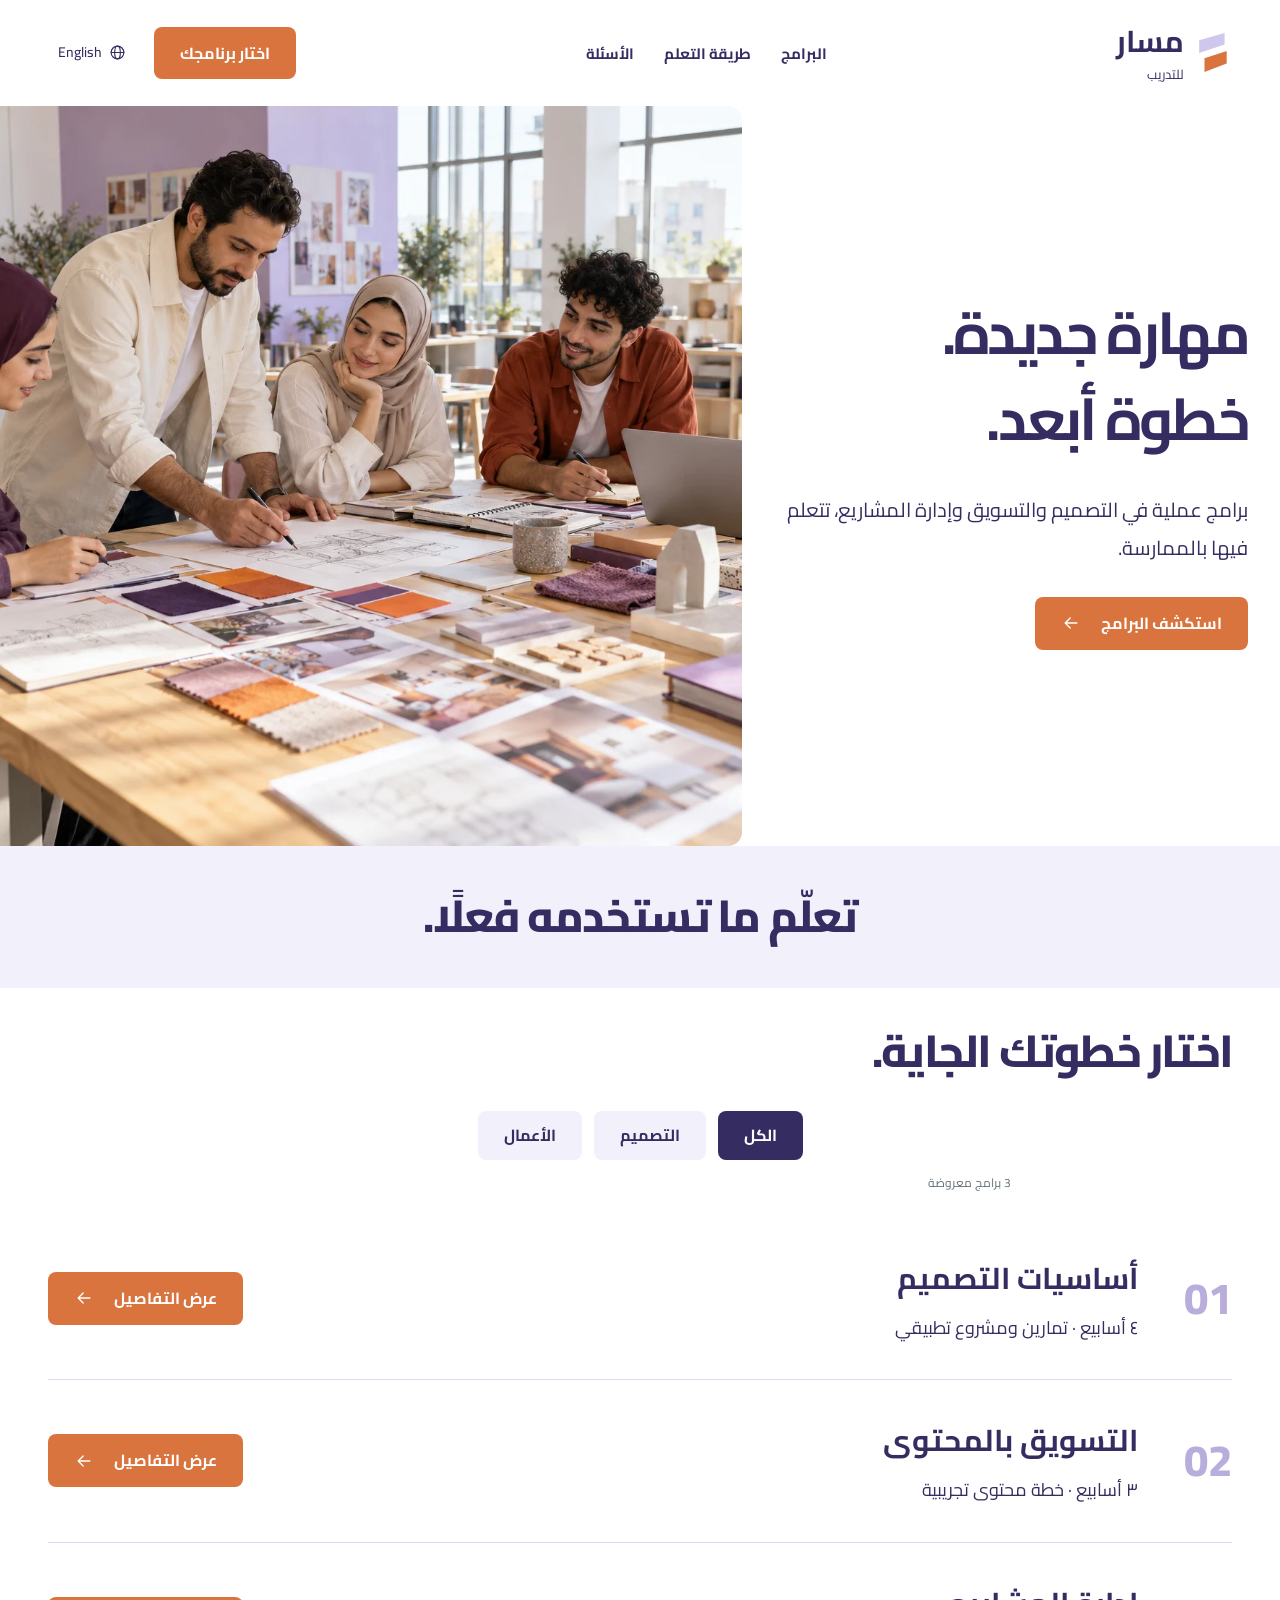
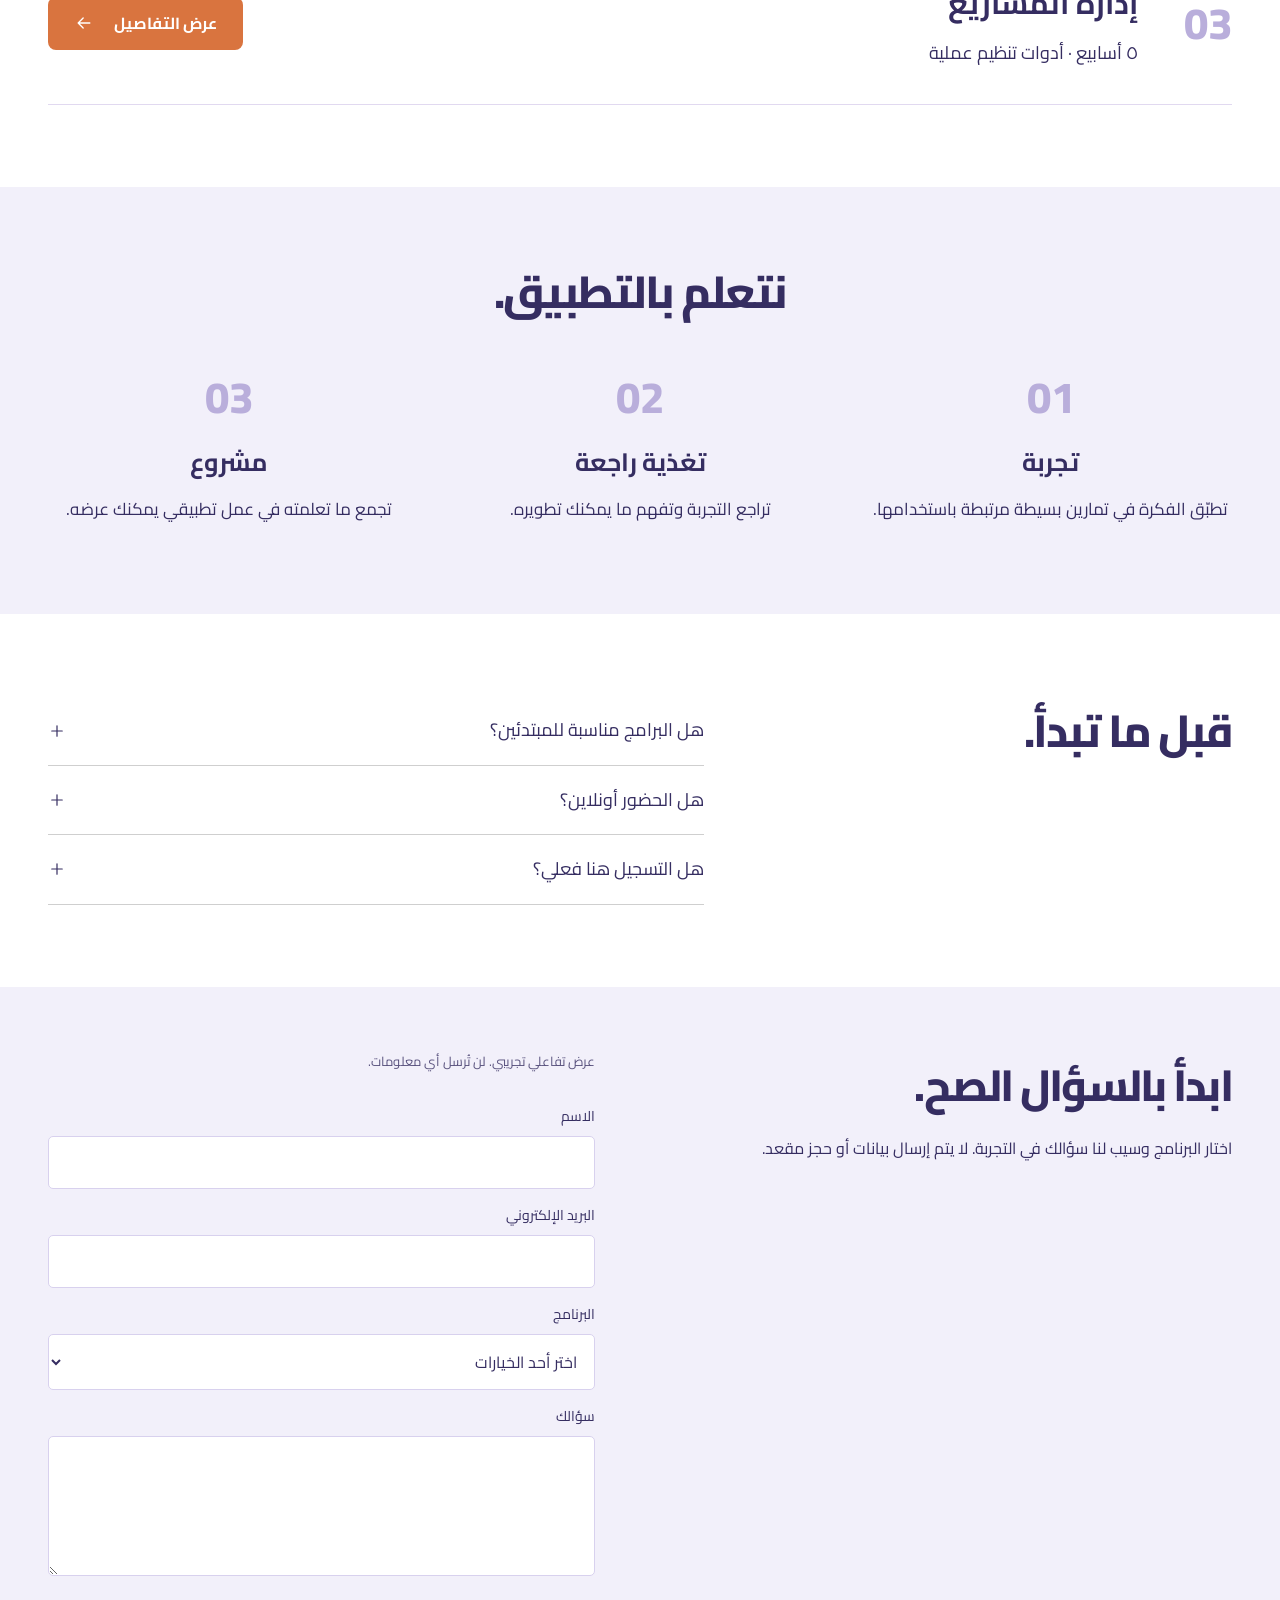
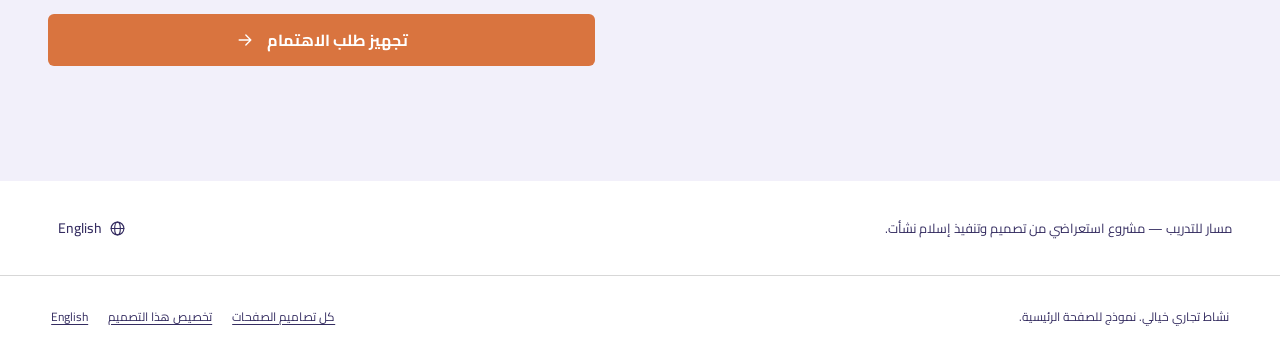
<file: index.html>
<!doctype html><html lang="ar" dir="rtl" data-theme="training-center"><head><meta charset="UTF-8"/><meta name="viewport" content="width=device-width,initial-scale=1"/><link rel="icon" href="data:image/svg+xml,%3Csvg xmlns=%22http://www.w3.org/2000/svg%22 viewBox=%220 0 32 32%22%3E%3Crect width=%2232%22 height=%2232%22 rx=%227%22 fill=%22%2330473a%22/%3E%3Cpath d=%22M8 23V9h5l3 7 3-7h5v14h-4v-8l-4 8-4-8v8z%22 fill=%22white%22/%3E%3C/svg%3E"/><meta name="theme-color" content="#352d61"/><title>مسار — مركز تدريب</title><meta name="description" content="مركز تدريب — تصميم استعراضي عربي يدعم الإنجليزية، قابل للتخصيص."/><meta name="robots" content="noindex,follow"/><link rel="canonical" href="https://academy.islamnashaat.com/ar/"/><link rel="alternate" hreflang="ar" href="https://academy.islamnashaat.com/ar/"/><link rel="alternate" hreflang="en" href="https://academy.islamnashaat.com/en/"/><link rel="alternate" hreflang="x-default" href="https://academy.islamnashaat.com/"/><link rel="stylesheet" href="/fonts/training-center.css"/><link rel="stylesheet" href="/assets/index-BBbFzOwu.css"/></head><body><div id="root" data-prerendered="true"><link rel="preload" as="image" href="/templates/media/training-center/hero.webp" fetchPriority="high"/><a class="theme-skip" href="#theme-content">انتقل إلى المحتوى</a><div id="theme-content"><div class="industry-site industry-training" dir="rtl"><header class="industry-header industry-wrap"><a class="industry-brand" href="#training-center-home"><svg viewBox="0 0 34 40" aria-hidden="true"><path d="m3 8 24-7v11L3 20Z" fill="#cfc7ed"></path><path d="m8 25 21-7v12L8 38Z" fill="currentColor"></path></svg><span><strong>مسار</strong><small>للتدريب</small></span></a><nav id="training-center-navigation" class="" aria-label="التصفح الرئيسي"><a href="#training-center-programs">البرامج</a><a href="#training-center-approach">طريقة التعلم</a><a href="#training-center-questions">الأسئلة</a></nav><div class="industry-header-actions"><a class="theme-language-switch" href="/en/" hrefLang="en" lang="en" aria-label="View this website in English"><svg width="17" height="17" viewBox="0 0 24 24" fill="none" stroke="currentColor" stroke-width="1.6" stroke-linecap="round" stroke-linejoin="round" aria-hidden="true"><circle cx="12" cy="12" r="9"></circle><ellipse cx="12" cy="12" rx="4" ry="9"></ellipse><path d="M3 12h18"></path></svg>English</a><a class="industry-button industry-header-cta" href="#training-center-programs">اختار برنامجك</a><button class="industry-menu" aria-label="فتح القائمة" aria-controls="training-center-navigation" aria-expanded="false"><svg width="20" height="20" viewBox="0 0 24 24" fill="none" stroke="currentColor" stroke-width="1.6" stroke-linecap="round" stroke-linejoin="round" aria-hidden="true"><path d="M4 6h16M4 12h16M4 18h16"></path></svg></button></div></header><main><section id="training-center-home" class="industry-hero"><div class="industry-hero-copy"><h1>مهارة جديدة.
خطوة أبعد.</h1><p>برامج عملية في التصميم والتسويق وإدارة المشاريع، تتعلم فيها بالممارسة.</p><a class="industry-button" href="#training-center-programs">استكشف البرامج<svg width="20" height="20" viewBox="0 0 24 24" fill="none" stroke="currentColor" stroke-width="1.6" stroke-linecap="round" stroke-linejoin="round" aria-hidden="true"><path d="M5 12h14M13 6l6 6-6 6"></path></svg></a></div><img src="/templates/media/training-center/hero.webp" alt="متعلمون شباب يتعاونون على تصميم عملي حول طاولة ورشة تدريب" width="1536" height="1024" fetchPriority="high"/></section><section id="training-center-statement" class="industry-statement"><h2>تعلّم ما تستخدمه فعلًا.</h2></section><section id="training-center-programs" class="industry-wrap industry-section industry-work"><h2>اختار خطوتك الجاية.</h2><div class="industry-filters" role="group" aria-label="تصفية المعروض"><button aria-pressed="true">الكل</button><button aria-pressed="false">التصميم</button><button aria-pressed="false">الأعمال</button></div><p class="industry-result-count" role="status">3<!-- --> <!-- -->برامج معروضة</p><div class="industry-programs"><article class="industry-item"><span class="industry-number">01</span><div><h3>أساسيات التصميم</h3><p>٤ أسابيع · تمارين ومشروع تطبيقي</p></div><button class="industry-button" aria-label="عرض التفاصيل: أساسيات التصميم">عرض التفاصيل<svg width="20" height="20" viewBox="0 0 24 24" fill="none" stroke="currentColor" stroke-width="1.6" stroke-linecap="round" stroke-linejoin="round" aria-hidden="true"><path d="M5 12h14M13 6l6 6-6 6"></path></svg></button></article><article class="industry-item"><span class="industry-number">02</span><div><h3>التسويق بالمحتوى</h3><p>٣ أسابيع · خطة محتوى تجريبية</p></div><button class="industry-button" aria-label="عرض التفاصيل: التسويق بالمحتوى">عرض التفاصيل<svg width="20" height="20" viewBox="0 0 24 24" fill="none" stroke="currentColor" stroke-width="1.6" stroke-linecap="round" stroke-linejoin="round" aria-hidden="true"><path d="M5 12h14M13 6l6 6-6 6"></path></svg></button></article><article class="industry-item"><span class="industry-number">03</span><div><h3>إدارة المشاريع</h3><p>٥ أسابيع · أدوات تنظيم عملية</p></div><button class="industry-button" aria-label="عرض التفاصيل: إدارة المشاريع">عرض التفاصيل<svg width="20" height="20" viewBox="0 0 24 24" fill="none" stroke="currentColor" stroke-width="1.6" stroke-linecap="round" stroke-linejoin="round" aria-hidden="true"><path d="M5 12h14M13 6l6 6-6 6"></path></svg></button></article></div></section><section id="training-center-approach" class="industry-approach"><div class="industry-wrap"><h2>نتعلم بالتطبيق.</h2><ol><li><span class="industry-number">01</span><h3>تجربة</h3><p>تطبّق الفكرة في تمارين بسيطة مرتبطة باستخدامها.</p></li><li><span class="industry-number">02</span><h3>تغذية راجعة</h3><p>تراجع التجربة وتفهم ما يمكنك تطويره.</p></li><li><span class="industry-number">03</span><h3>مشروع</h3><p>تجمع ما تعلمته في عمل تطبيقي يمكنك عرضه.</p></li></ol></div></section><section id="training-center-questions" class="industry-wrap industry-section industry-faq"><h2>قبل ما تبدأ.</h2><div class="demo-accordion"><details><summary>هل البرامج مناسبة للمبتدئين؟<svg width="18" height="18" viewBox="0 0 24 24" fill="none" stroke="currentColor" stroke-width="1.6" stroke-linecap="round" stroke-linejoin="round" aria-hidden="true"><path d="M12 5v14M5 12h14"></path></svg></summary><div>المحتوى هنا يوضح كيف يمكن عرض مستوى كل برنامج ومتطلباته. البرامج الحالية أمثلة افتراضية.</div></details><details><summary>هل الحضور أونلاين؟<svg width="18" height="18" viewBox="0 0 24 24" fill="none" stroke="currentColor" stroke-width="1.6" stroke-linecap="round" stroke-linejoin="round" aria-hidden="true"><path d="M12 5v14M5 12h14"></path></svg></summary><div>يمكن تخصيص الثيم لبرامج حضورية أو عن بعد. لا توجد جلسات أو مواعيد فعلية في هذه التجربة.</div></details><details><summary>هل التسجيل هنا فعلي؟<svg width="18" height="18" viewBox="0 0 24 24" fill="none" stroke="currentColor" stroke-width="1.6" stroke-linecap="round" stroke-linejoin="round" aria-hidden="true"><path d="M12 5v14M5 12h14"></path></svg></summary><div>لا. النماذج تجربة محلية ولا تحجز مقعدًا ولا ترسل بيانات ولا تصدر شهادة.</div></details></div></section><section id="training-center-contact" class="industry-contact"><div class="industry-wrap industry-contact-grid"><div><h2>ابدأ بالسؤال الصح.</h2><p>اختار البرنامج وسيب لنا سؤالك في التجربة. لا يتم إرسال بيانات أو حجز مقعد.</p></div><form class="demo-form"><p class="demo-form-disclosure">عرض تفاعلي تجريبي. لن تُرسل أي معلومات.</p><div class="demo-form-fields"><label class="demo-field"><span>الاسم</span><input type="text" required="" autoComplete="name" name="name"/></label><label class="demo-field"><span>البريد الإلكتروني</span><input type="email" required="" autoComplete="email" name="email"/></label><label class="demo-field"><span>البرنامج</span><select name="choice" required=""><option value="" selected="">اختر أحد الخيارات</option><option value="design-basics">أساسيات التصميم</option><option value="content-marketing">التسويق بالمحتوى</option><option value="project-management">إدارة المشاريع</option></select></label><label class="demo-field"><span>سؤالك</span><textarea name="message" required="" rows="4"></textarea></label></div><button type="submit" class="demo-button">تجهيز طلب الاهتمام<svg width="20" height="20" viewBox="0 0 24 24" fill="none" stroke="currentColor" stroke-width="1.6" stroke-linecap="round" stroke-linejoin="round" aria-hidden="true"><path d="M5 12h14M13 6l6 6-6 6"></path></svg></button><p class="demo-form-status" role="status" aria-live="polite"></p></form></div></section></main><footer class="industry-footer"><div class="industry-wrap"><p>مسار للتدريب — مشروع استعراضي من تصميم وتنفيذ إسلام نشأت.</p><a class="theme-language-switch" href="/en/" hrefLang="en" lang="en" aria-label="View this website in English"><svg width="17" height="17" viewBox="0 0 24 24" fill="none" stroke="currentColor" stroke-width="1.6" stroke-linecap="round" stroke-linejoin="round" aria-hidden="true"><circle cx="12" cy="12" r="9"></circle><ellipse cx="12" cy="12" rx="4" ry="9"></ellipse><path d="M3 12h18"></path></svg>English</a></div><div class="demo-library-footer"><span>نشاط تجاري خيالي. نموذج للصفحة الرئيسية.</span><nav aria-label="تصفح النموذج"><a href="https://islamnashaat.com/ar/index.html">كل تصاميم الصفحات</a><a href="https://islamnashaat.com/ar/index.html?service=business-website&amp;approach=template&amp;template=%D9%85%D8%B3%D8%A7%D8%B1#contact">تخصيص هذا التصميم</a><a href="/en/" lang="en">English</a></nav></div></footer><dialog class="demo-dialog" aria-labelledby="_R_i_"><div class="demo-dialog-head"><h2 id="_R_i_">عرض التفاصيل</h2><button type="button" class="demo-icon-button" aria-label="إغلاق النافذة"><svg width="20" height="20" viewBox="0 0 24 24" fill="none" stroke="currentColor" stroke-width="1.6" stroke-linecap="round" stroke-linejoin="round" aria-hidden="true"><path d="m6 6 12 12M6 18 18 6"></path></svg></button></div><div class="demo-dialog-body"></div></dialog></div></div></div><script type="module" src="/assets/index-CMQFYgyZ.js"></script></body></html>
</file>
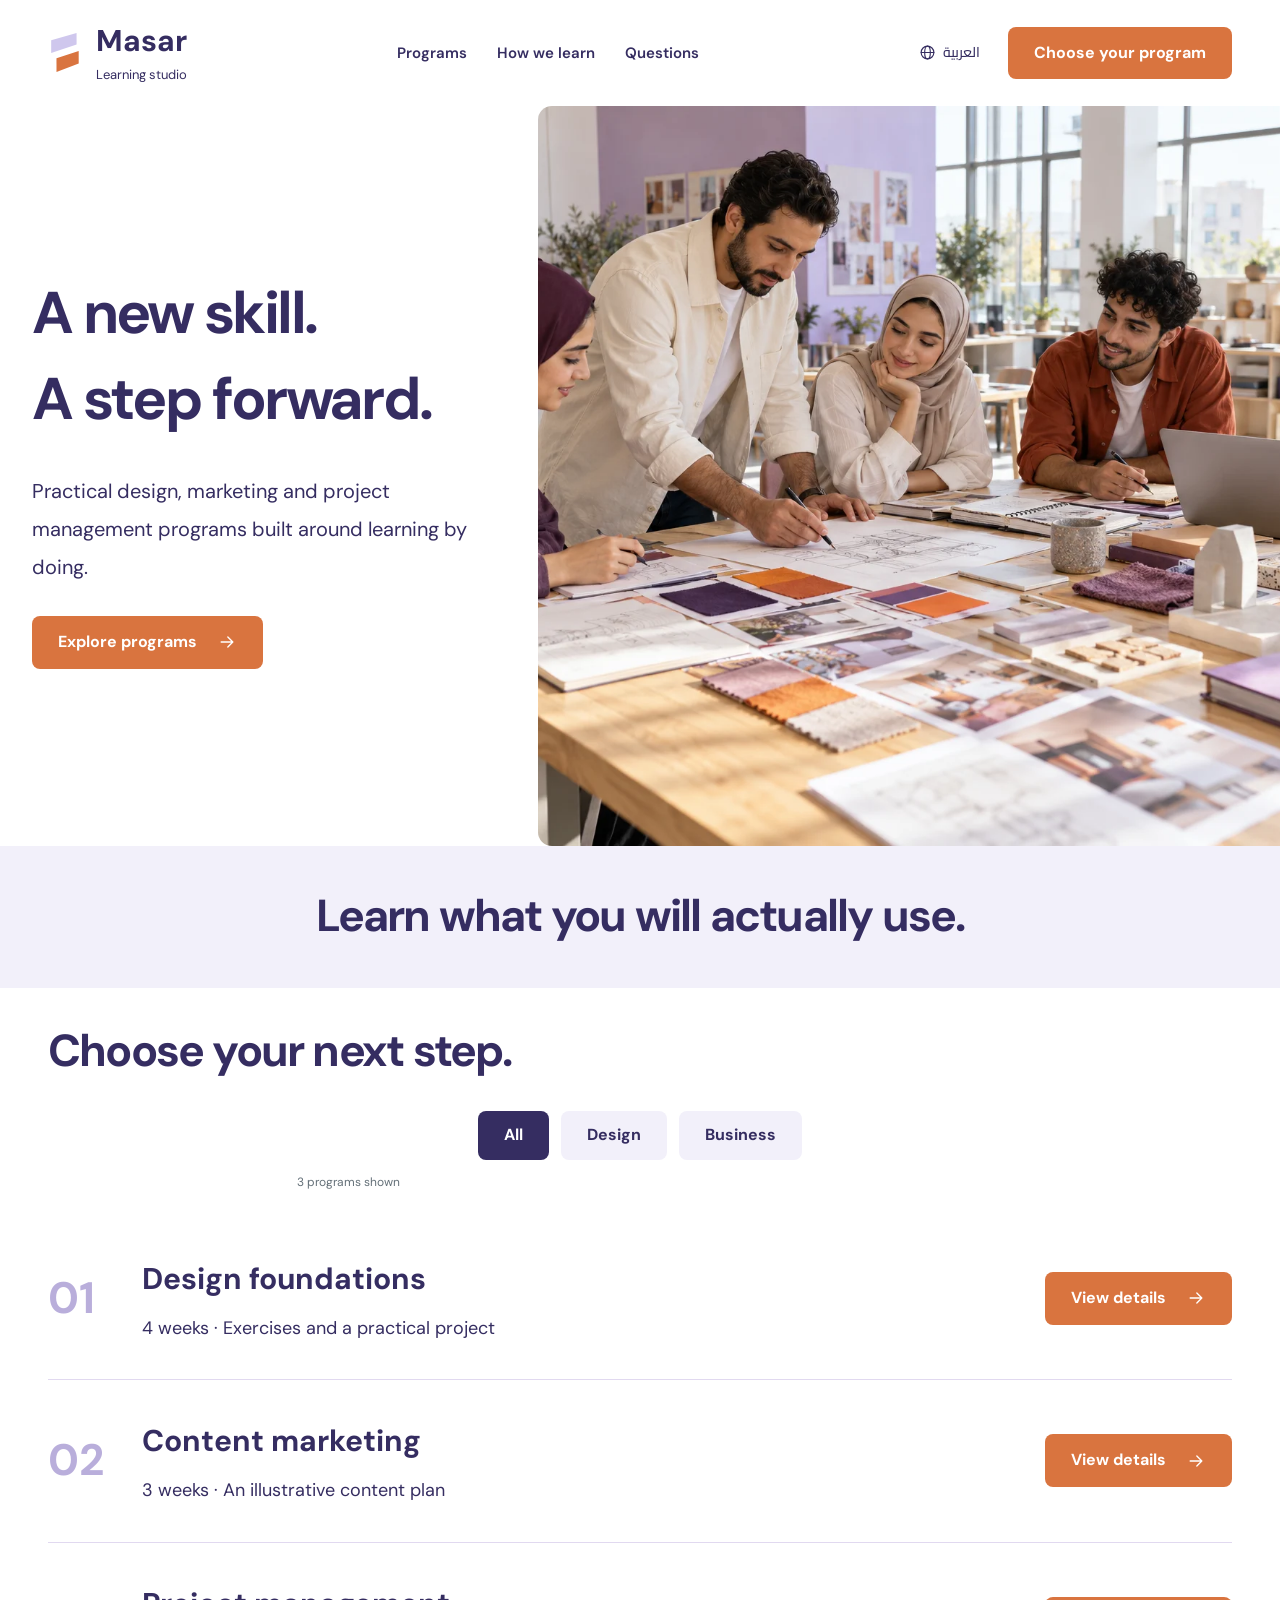
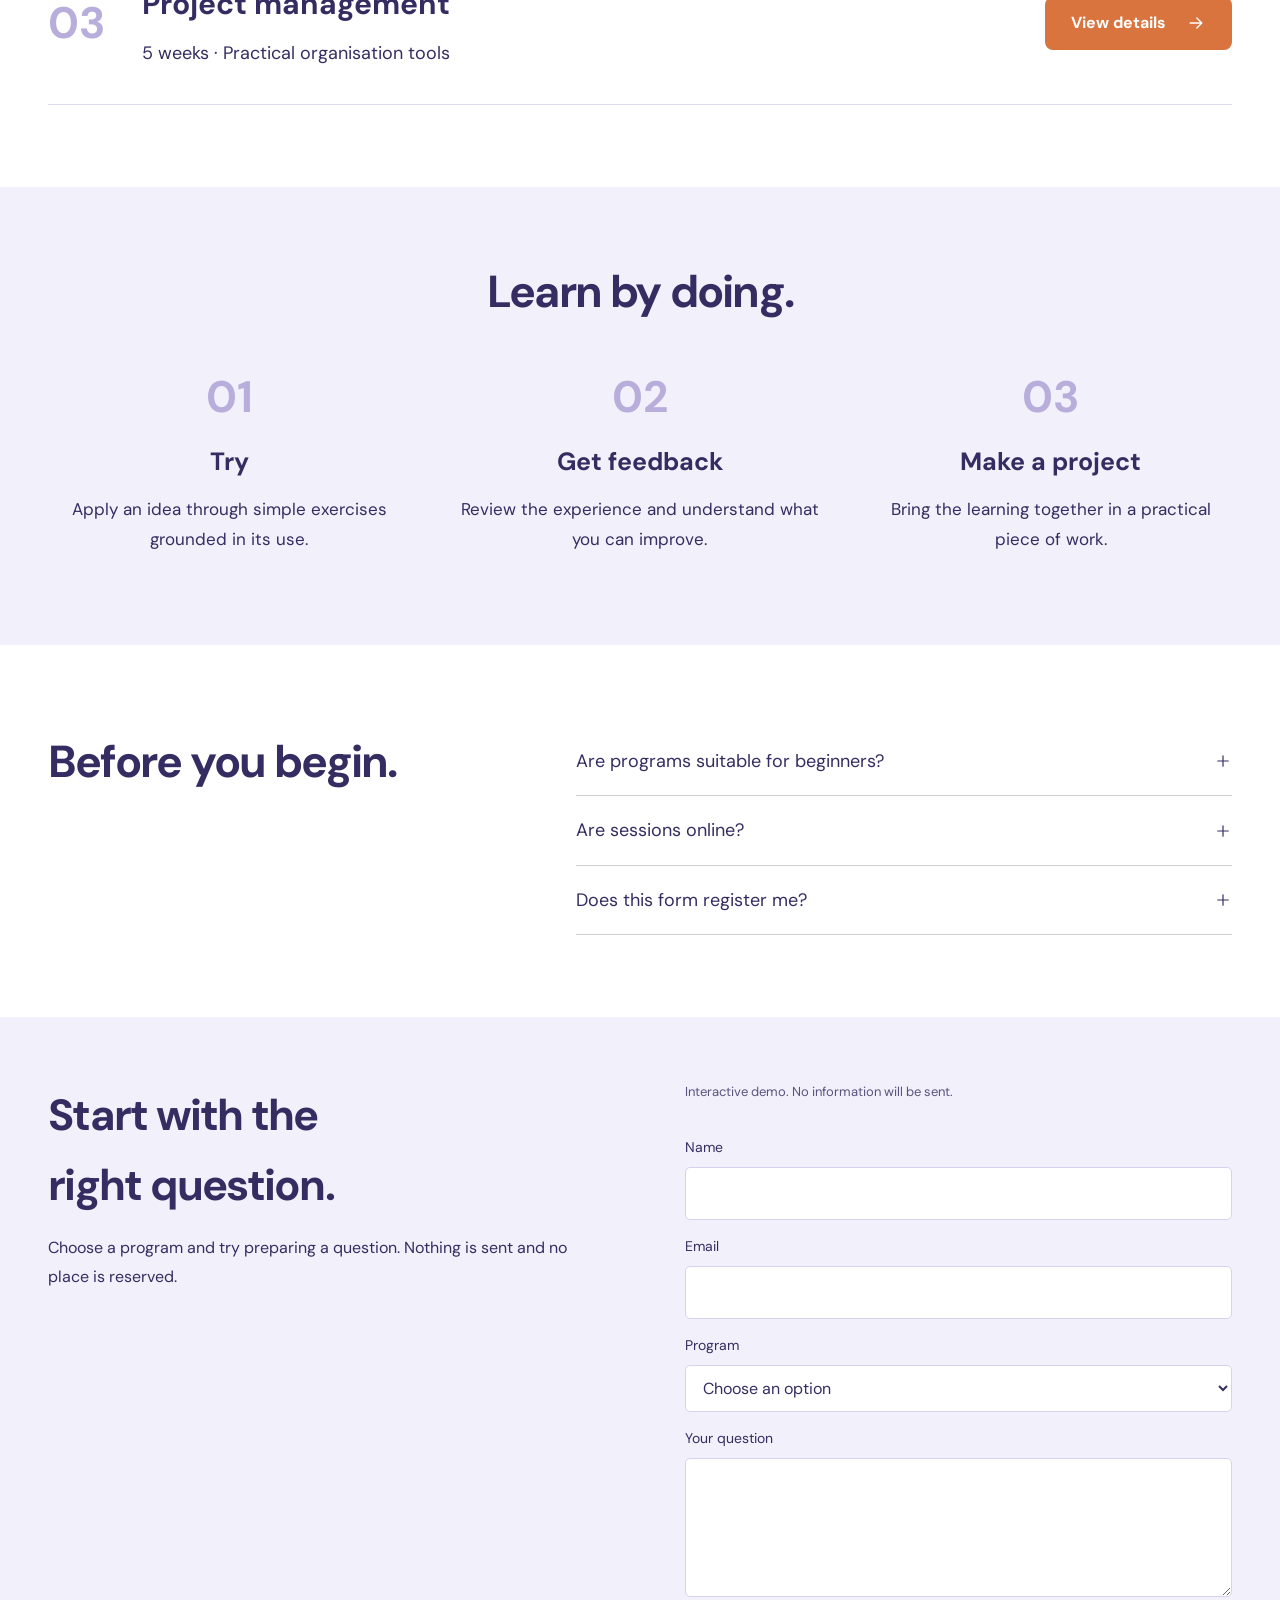
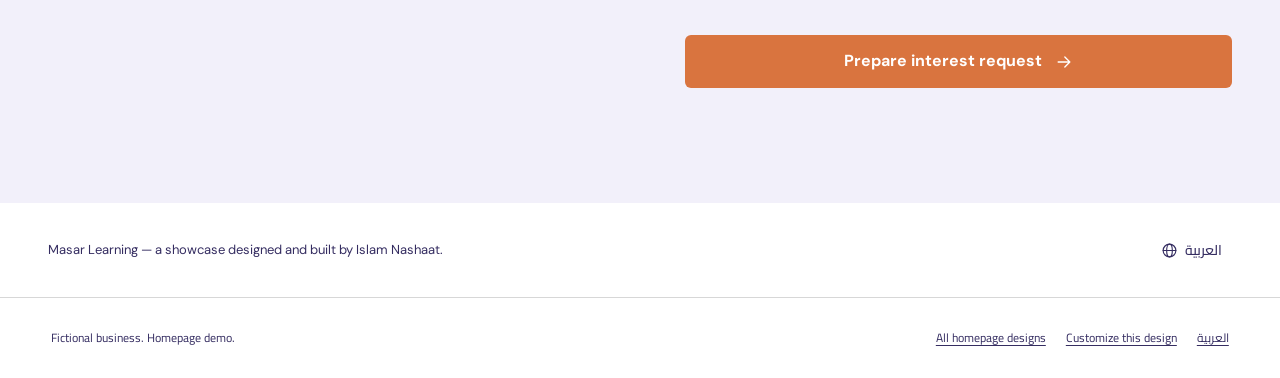
<file: en/index.html>
<!doctype html><html lang="en" dir="ltr" data-theme="training-center"><head><meta charset="UTF-8"/><meta name="viewport" content="width=device-width,initial-scale=1"/><link rel="icon" href="data:image/svg+xml,%3Csvg xmlns=%22http://www.w3.org/2000/svg%22 viewBox=%220 0 32 32%22%3E%3Crect width=%2232%22 height=%2232%22 rx=%227%22 fill=%22%2330473a%22/%3E%3Cpath d=%22M8 23V9h5l3 7 3-7h5v14h-4v-8l-4 8-4-8v8z%22 fill=%22white%22/%3E%3C/svg%3E"/><meta name="theme-color" content="#352d61"/><title>Masar — Training center</title><meta name="description" content="Training center — a bilingual showcase website ready for customization."/><meta name="robots" content="noindex,follow"/><link rel="canonical" href="https://academy.islamnashaat.com/en/"/><link rel="alternate" hreflang="ar" href="https://academy.islamnashaat.com/ar/"/><link rel="alternate" hreflang="en" href="https://academy.islamnashaat.com/en/"/><link rel="alternate" hreflang="x-default" href="https://academy.islamnashaat.com/"/><link rel="stylesheet" href="/fonts/training-center.css"/><link rel="stylesheet" href="/assets/index-BBbFzOwu.css"/></head><body><div id="root" data-prerendered="true"><link rel="preload" as="image" href="/templates/media/training-center/hero.webp" fetchPriority="high"/><a class="theme-skip" href="#theme-content">Skip to content</a><div id="theme-content"><div class="industry-site industry-training" dir="ltr"><header class="industry-header industry-wrap"><a class="industry-brand" href="#training-center-home"><svg viewBox="0 0 34 40" aria-hidden="true"><path d="m3 8 24-7v11L3 20Z" fill="#cfc7ed"></path><path d="m8 25 21-7v12L8 38Z" fill="currentColor"></path></svg><span><strong>Masar</strong><small>Learning studio</small></span></a><nav id="training-center-navigation" class="" aria-label="Main navigation"><a href="#training-center-programs">Programs</a><a href="#training-center-approach">How we learn</a><a href="#training-center-questions">Questions</a></nav><div class="industry-header-actions"><a class="theme-language-switch" href="/ar/" hrefLang="ar" lang="ar" aria-label="عرض الموقع بالعربية"><svg width="17" height="17" viewBox="0 0 24 24" fill="none" stroke="currentColor" stroke-width="1.6" stroke-linecap="round" stroke-linejoin="round" aria-hidden="true"><circle cx="12" cy="12" r="9"></circle><ellipse cx="12" cy="12" rx="4" ry="9"></ellipse><path d="M3 12h18"></path></svg>العربية</a><a class="industry-button industry-header-cta" href="#training-center-programs">Choose your program</a><button class="industry-menu" aria-label="Open menu" aria-controls="training-center-navigation" aria-expanded="false"><svg width="20" height="20" viewBox="0 0 24 24" fill="none" stroke="currentColor" stroke-width="1.6" stroke-linecap="round" stroke-linejoin="round" aria-hidden="true"><path d="M4 6h16M4 12h16M4 18h16"></path></svg></button></div></header><main><section id="training-center-home" class="industry-hero"><div class="industry-hero-copy"><h1>A new skill.
A step forward.</h1><p>Practical design, marketing and project management programs built around learning by doing.</p><a class="industry-button" href="#training-center-programs">Explore programs<svg width="20" height="20" viewBox="0 0 24 24" fill="none" stroke="currentColor" stroke-width="1.6" stroke-linecap="round" stroke-linejoin="round" aria-hidden="true"><path d="M5 12h14M13 6l6 6-6 6"></path></svg></a></div><img src="/templates/media/training-center/hero.webp" alt="Young adult learners collaborate on a practical design exercise at a workshop table" width="1536" height="1024" fetchPriority="high"/></section><section id="training-center-statement" class="industry-statement"><h2>Learn what you will actually use.</h2></section><section id="training-center-programs" class="industry-wrap industry-section industry-work"><h2>Choose your next step.</h2><div class="industry-filters" role="group" aria-label="Filter items"><button aria-pressed="true">All</button><button aria-pressed="false">Design</button><button aria-pressed="false">Business</button></div><p class="industry-result-count" role="status">3<!-- --> <!-- -->programs shown</p><div class="industry-programs"><article class="industry-item"><span class="industry-number">01</span><div><h3>Design foundations</h3><p>4 weeks · Exercises and a practical project</p></div><button class="industry-button" aria-label="View details: Design foundations">View details<svg width="20" height="20" viewBox="0 0 24 24" fill="none" stroke="currentColor" stroke-width="1.6" stroke-linecap="round" stroke-linejoin="round" aria-hidden="true"><path d="M5 12h14M13 6l6 6-6 6"></path></svg></button></article><article class="industry-item"><span class="industry-number">02</span><div><h3>Content marketing</h3><p>3 weeks · An illustrative content plan</p></div><button class="industry-button" aria-label="View details: Content marketing">View details<svg width="20" height="20" viewBox="0 0 24 24" fill="none" stroke="currentColor" stroke-width="1.6" stroke-linecap="round" stroke-linejoin="round" aria-hidden="true"><path d="M5 12h14M13 6l6 6-6 6"></path></svg></button></article><article class="industry-item"><span class="industry-number">03</span><div><h3>Project management</h3><p>5 weeks · Practical organisation tools</p></div><button class="industry-button" aria-label="View details: Project management">View details<svg width="20" height="20" viewBox="0 0 24 24" fill="none" stroke="currentColor" stroke-width="1.6" stroke-linecap="round" stroke-linejoin="round" aria-hidden="true"><path d="M5 12h14M13 6l6 6-6 6"></path></svg></button></article></div></section><section id="training-center-approach" class="industry-approach"><div class="industry-wrap"><h2>Learn by doing.</h2><ol><li><span class="industry-number">01</span><h3>Try</h3><p>Apply an idea through simple exercises grounded in its use.</p></li><li><span class="industry-number">02</span><h3>Get feedback</h3><p>Review the experience and understand what you can improve.</p></li><li><span class="industry-number">03</span><h3>Make a project</h3><p>Bring the learning together in a practical piece of work.</p></li></ol></div></section><section id="training-center-questions" class="industry-wrap industry-section industry-faq"><h2>Before you begin.</h2><div class="demo-accordion"><details><summary>Are programs suitable for beginners?<svg width="18" height="18" viewBox="0 0 24 24" fill="none" stroke="currentColor" stroke-width="1.6" stroke-linecap="round" stroke-linejoin="round" aria-hidden="true"><path d="M12 5v14M5 12h14"></path></svg></summary><div>This demo shows how program levels and prerequisites can be presented. All current programs are fictional examples.</div></details><details><summary>Are sessions online?<svg width="18" height="18" viewBox="0 0 24 24" fill="none" stroke="currentColor" stroke-width="1.6" stroke-linecap="round" stroke-linejoin="round" aria-hidden="true"><path d="M12 5v14M5 12h14"></path></svg></summary><div>The theme can describe in-person or remote programs. There are no real sessions or scheduled dates in this demo.</div></details><details><summary>Does this form register me?<svg width="18" height="18" viewBox="0 0 24 24" fill="none" stroke="currentColor" stroke-width="1.6" stroke-linecap="round" stroke-linejoin="round" aria-hidden="true"><path d="M12 5v14M5 12h14"></path></svg></summary><div>No. Forms are local demos: they do not reserve a place, send information or issue certificates.</div></details></div></section><section id="training-center-contact" class="industry-contact"><div class="industry-wrap industry-contact-grid"><div><h2>Start with the right question.</h2><p>Choose a program and try preparing a question. Nothing is sent and no place is reserved.</p></div><form class="demo-form"><p class="demo-form-disclosure">Interactive demo. No information will be sent.</p><div class="demo-form-fields"><label class="demo-field"><span>Name</span><input type="text" required="" autoComplete="name" name="name"/></label><label class="demo-field"><span>Email</span><input type="email" required="" autoComplete="email" name="email"/></label><label class="demo-field"><span>Program</span><select name="choice" required=""><option value="" selected="">Choose an option</option><option value="design-basics">Design foundations</option><option value="content-marketing">Content marketing</option><option value="project-management">Project management</option></select></label><label class="demo-field"><span>Your question</span><textarea name="message" required="" rows="4"></textarea></label></div><button type="submit" class="demo-button">Prepare interest request<svg width="20" height="20" viewBox="0 0 24 24" fill="none" stroke="currentColor" stroke-width="1.6" stroke-linecap="round" stroke-linejoin="round" aria-hidden="true"><path d="M5 12h14M13 6l6 6-6 6"></path></svg></button><p class="demo-form-status" role="status" aria-live="polite"></p></form></div></section></main><footer class="industry-footer"><div class="industry-wrap"><p>Masar Learning — a showcase designed and built by Islam Nashaat.</p><a class="theme-language-switch" href="/ar/" hrefLang="ar" lang="ar" aria-label="عرض الموقع بالعربية"><svg width="17" height="17" viewBox="0 0 24 24" fill="none" stroke="currentColor" stroke-width="1.6" stroke-linecap="round" stroke-linejoin="round" aria-hidden="true"><circle cx="12" cy="12" r="9"></circle><ellipse cx="12" cy="12" rx="4" ry="9"></ellipse><path d="M3 12h18"></path></svg>العربية</a></div><div class="demo-library-footer"><span>Fictional business. Homepage demo.</span><nav aria-label="Demo navigation"><a href="https://islamnashaat.com/en.html">All homepage designs</a><a href="https://islamnashaat.com/en.html?service=business-website&amp;approach=template&amp;template=Masar#contact">Customize this design</a><a href="/ar/" lang="ar">العربية</a></nav></div></footer><dialog class="demo-dialog" aria-labelledby="_R_i_"><div class="demo-dialog-head"><h2 id="_R_i_">View details</h2><button type="button" class="demo-icon-button" aria-label="Close dialog"><svg width="20" height="20" viewBox="0 0 24 24" fill="none" stroke="currentColor" stroke-width="1.6" stroke-linecap="round" stroke-linejoin="round" aria-hidden="true"><path d="m6 6 12 12M6 18 18 6"></path></svg></button></div><div class="demo-dialog-body"></div></dialog></div></div></div><script type="module" src="/assets/index-CMQFYgyZ.js"></script></body></html>
</file>
<file: fonts/training-center.css>
@font-face{font-family:'Cairo';font-style:normal;font-weight:400;font-display:swap;src:url(cairo-400.woff2) format('woff2');}
@font-face{font-family:'Cairo';font-style:normal;font-weight:500;font-display:swap;src:url(cairo-500.woff2) format('woff2');}
@font-face{font-family:'Cairo';font-style:normal;font-weight:700;font-display:swap;src:url(cairo-700.woff2) format('woff2');}
@font-face{font-family:'Cairo';font-style:normal;font-weight:800;font-display:swap;src:url(cairo-800.woff2) format('woff2');}
/* latin-ext */
@font-face {
  font-family: 'DM Sans';
  font-style: normal;
  font-weight: 400;
  font-display: swap;
  src: url(portfolio-0.woff2) format('woff2');
  unicode-range: U+0100-02BA, U+02BD-02C5, U+02C7-02CC, U+02CE-02D7, U+02DD-02FF, U+0304, U+0308, U+0329, U+1D00-1DBF, U+1E00-1E9F, U+1EF2-1EFF, U+2020, U+20A0-20AB, U+20AD-20C4, U+2113, U+2C60-2C7F, U+A720-A7FF;
}

/* latin */
@font-face {
  font-family: 'DM Sans';
  font-style: normal;
  font-weight: 400;
  font-display: swap;
  src: url(portfolio-1.woff2) format('woff2');
  unicode-range: U+0000-00FF, U+0131, U+0152-0153, U+02BB-02BC, U+02C6, U+02DA, U+02DC, U+0304, U+0308, U+0329, U+2000-206F, U+20AC, U+2122, U+2191, U+2193, U+2212, U+2215, U+FEFF, U+FFFD;
}

/* latin-ext */
@font-face {
  font-family: 'DM Sans';
  font-style: normal;
  font-weight: 500;
  font-display: swap;
  src: url(portfolio-0.woff2) format('woff2');
  unicode-range: U+0100-02BA, U+02BD-02C5, U+02C7-02CC, U+02CE-02D7, U+02DD-02FF, U+0304, U+0308, U+0329, U+1D00-1DBF, U+1E00-1E9F, U+1EF2-1EFF, U+2020, U+20A0-20AB, U+20AD-20C4, U+2113, U+2C60-2C7F, U+A720-A7FF;
}

/* latin */
@font-face {
  font-family: 'DM Sans';
  font-style: normal;
  font-weight: 500;
  font-display: swap;
  src: url(portfolio-1.woff2) format('woff2');
  unicode-range: U+0000-00FF, U+0131, U+0152-0153, U+02BB-02BC, U+02C6, U+02DA, U+02DC, U+0304, U+0308, U+0329, U+2000-206F, U+20AC, U+2122, U+2191, U+2193, U+2212, U+2215, U+FEFF, U+FFFD;
}

/* latin-ext */
@font-face {
  font-family: 'DM Sans';
  font-style: normal;
  font-weight: 600;
  font-display: swap;
  src: url(portfolio-0.woff2) format('woff2');
  unicode-range: U+0100-02BA, U+02BD-02C5, U+02C7-02CC, U+02CE-02D7, U+02DD-02FF, U+0304, U+0308, U+0329, U+1D00-1DBF, U+1E00-1E9F, U+1EF2-1EFF, U+2020, U+20A0-20AB, U+20AD-20C4, U+2113, U+2C60-2C7F, U+A720-A7FF;
}

/* latin */
@font-face {
  font-family: 'DM Sans';
  font-style: normal;
  font-weight: 600;
  font-display: swap;
  src: url(portfolio-1.woff2) format('woff2');
  unicode-range: U+0000-00FF, U+0131, U+0152-0153, U+02BB-02BC, U+02C6, U+02DA, U+02DC, U+0304, U+0308, U+0329, U+2000-206F, U+20AC, U+2122, U+2191, U+2193, U+2212, U+2215, U+FEFF, U+FFFD;
}

/* latin-ext */
@font-face {
  font-family: 'DM Sans';
  font-style: normal;
  font-weight: 700;
  font-display: swap;
  src: url(portfolio-0.woff2) format('woff2');
  unicode-range: U+0100-02BA, U+02BD-02C5, U+02C7-02CC, U+02CE-02D7, U+02DD-02FF, U+0304, U+0308, U+0329, U+1D00-1DBF, U+1E00-1E9F, U+1EF2-1EFF, U+2020, U+20A0-20AB, U+20AD-20C4, U+2113, U+2C60-2C7F, U+A720-A7FF;
}

/* latin */
@font-face {
  font-family: 'DM Sans';
  font-style: normal;
  font-weight: 700;
  font-display: swap;
  src: url(portfolio-1.woff2) format('woff2');
  unicode-range: U+0000-00FF, U+0131, U+0152-0153, U+02BB-02BC, U+02C6, U+02DA, U+02DC, U+0304, U+0308, U+0329, U+2000-206F, U+20AC, U+2122, U+2191, U+2193, U+2212, U+2215, U+FEFF, U+FFFD;
}
/* cyrillic-ext */
@font-face {
  font-family: 'Manrope';
  font-style: normal;
  font-weight: 400;
  font-display: swap;
  src: url(portfolio-2.woff2) format('woff2');
  unicode-range: U+0460-052F, U+1C80-1C8A, U+20B4, U+2DE0-2DFF, U+A640-A69F, U+FE2E-FE2F;
}
/* cyrillic */
@font-face {
  font-family: 'Manrope';
  font-style: normal;
  font-weight: 400;
  font-display: swap;
  src: url(portfolio-3.woff2) format('woff2');
  unicode-range: U+0301, U+0400-045F, U+0490-0491, U+04B0-04B1, U+2116;
}
/* greek */
@font-face {
  font-family: 'Manrope';
  font-style: normal;
  font-weight: 400;
  font-display: swap;
  src: url(portfolio-4.woff2) format('woff2');
  unicode-range: U+0370-0377, U+037A-037F, U+0384-038A, U+038C, U+038E-03A1, U+03A3-03FF;
}
/* vietnamese */
@font-face {
  font-family: 'Manrope';
  font-style: normal;
  font-weight: 400;
  font-display: swap;
  src: url(portfolio-5.woff2) format('woff2');
  unicode-range: U+0102-0103, U+0110-0111, U+0128-0129, U+0168-0169, U+01A0-01A1, U+01AF-01B0, U+0300-0301, U+0303-0304, U+0308-0309, U+0323, U+0329, U+1EA0-1EF9, U+20AB;
}

/* arabic */
@font-face {
  font-family: 'IBM Plex Sans Arabic';
  font-style: normal;
  font-weight: 400;
  font-display: swap;
  src: url(ibmplexsansarabic-41f1e64ff8.woff2) format('woff2');
  unicode-range: U+0600-06FF, U+0750-077F, U+0870-0891, U+0897-08E1, U+08E3-08FF, U+200C-200E, U+2010-2011, U+204F, U+2E41, U+FB50-FDFF, U+FE70-FE74, U+FE76-FEFC, U+102E0-102FB, U+10E60-10E7E, U+10EC2-10EC7, U+10EC9-10EEE, U+10EF0-10EFF, U+1EE00-1EE03, U+1EE05-1EE1F, U+1EE21-1EE22, U+1EE24, U+1EE27, U+1EE29-1EE32, U+1EE34-1EE37, U+1EE39, U+1EE3B, U+1EE42, U+1EE47, U+1EE49, U+1EE4B, U+1EE4D-1EE4F, U+1EE51-1EE52, U+1EE54, U+1EE57, U+1EE59, U+1EE5B, U+1EE5D, U+1EE5F, U+1EE61-1EE62, U+1EE64, U+1EE67-1EE6A, U+1EE6C-1EE72, U+1EE74-1EE77, U+1EE79-1EE7C, U+1EE7E, U+1EE80-1EE89, U+1EE8B-1EE9B, U+1EEA1-1EEA3, U+1EEA5-1EEA9, U+1EEAB-1EEBB, U+1EEF0-1EEF1;
}
/* cyrillic-ext */
@font-face {
  font-family: 'IBM Plex Sans Arabic';
  font-style: normal;
  font-weight: 400;
  font-display: swap;
  src: url(ibmplexsansarabic-3a67cf2b96.woff2) format('woff2');
  unicode-range: U+0460-052F, U+1C80-1C8A, U+20B4, U+2DE0-2DFF, U+A640-A69F, U+FE2E-FE2F;
}
/* latin-ext */
@font-face {
  font-family: 'IBM Plex Sans Arabic';
  font-style: normal;
  font-weight: 400;
  font-display: swap;
  src: url(ibmplexsansarabic-e613bad269.woff2) format('woff2');
  unicode-range: U+0100-02BA, U+02BD-02C5, U+02C7-02CC, U+02CE-02D7, U+02DD-02FF, U+0304, U+0308, U+0329, U+1D00-1DBF, U+1E00-1E9F, U+1EF2-1EFF, U+2020, U+20A0-20AB, U+20AD-20C4, U+2113, U+2C60-2C7F, U+A720-A7FF;
}
/* latin */
@font-face {
  font-family: 'IBM Plex Sans Arabic';
  font-style: normal;
  font-weight: 400;
  font-display: swap;
  src: url(ibmplexsansarabic-686b114874.woff2) format('woff2');
  unicode-range: U+0000-00FF, U+0131, U+0152-0153, U+02BB-02BC, U+02C6, U+02DA, U+02DC, U+0304, U+0308, U+0329, U+2000-206F, U+20AC, U+2122, U+2191, U+2193, U+2212, U+2215, U+FEFF, U+FFFD;
}
/* arabic */
@font-face {
  font-family: 'IBM Plex Sans Arabic';
  font-style: normal;
  font-weight: 500;
  font-display: swap;
  src: url(ibmplexsansarabic-d0c935d94f.woff2) format('woff2');
  unicode-range: U+0600-06FF, U+0750-077F, U+0870-0891, U+0897-08E1, U+08E3-08FF, U+200C-200E, U+2010-2011, U+204F, U+2E41, U+FB50-FDFF, U+FE70-FE74, U+FE76-FEFC, U+102E0-102FB, U+10E60-10E7E, U+10EC2-10EC7, U+10EC9-10EEE, U+10EF0-10EFF, U+1EE00-1EE03, U+1EE05-1EE1F, U+1EE21-1EE22, U+1EE24, U+1EE27, U+1EE29-1EE32, U+1EE34-1EE37, U+1EE39, U+1EE3B, U+1EE42, U+1EE47, U+1EE49, U+1EE4B, U+1EE4D-1EE4F, U+1EE51-1EE52, U+1EE54, U+1EE57, U+1EE59, U+1EE5B, U+1EE5D, U+1EE5F, U+1EE61-1EE62, U+1EE64, U+1EE67-1EE6A, U+1EE6C-1EE72, U+1EE74-1EE77, U+1EE79-1EE7C, U+1EE7E, U+1EE80-1EE89, U+1EE8B-1EE9B, U+1EEA1-1EEA3, U+1EEA5-1EEA9, U+1EEAB-1EEBB, U+1EEF0-1EEF1;
}
/* cyrillic-ext */
@font-face {
  font-family: 'IBM Plex Sans Arabic';
  font-style: normal;
  font-weight: 500;
  font-display: swap;
  src: url(ibmplexsansarabic-dcc9886568.woff2) format('woff2');
  unicode-range: U+0460-052F, U+1C80-1C8A, U+20B4, U+2DE0-2DFF, U+A640-A69F, U+FE2E-FE2F;
}
/* latin-ext */
@font-face {
  font-family: 'IBM Plex Sans Arabic';
  font-style: normal;
  font-weight: 500;
  font-display: swap;
  src: url(ibmplexsansarabic-e493f5fa91.woff2) format('woff2');
  unicode-range: U+0100-02BA, U+02BD-02C5, U+02C7-02CC, U+02CE-02D7, U+02DD-02FF, U+0304, U+0308, U+0329, U+1D00-1DBF, U+1E00-1E9F, U+1EF2-1EFF, U+2020, U+20A0-20AB, U+20AD-20C4, U+2113, U+2C60-2C7F, U+A720-A7FF;
}
/* latin */
@font-face {
  font-family: 'IBM Plex Sans Arabic';
  font-style: normal;
  font-weight: 500;
  font-display: swap;
  src: url(ibmplexsansarabic-689a46e3c1.woff2) format('woff2');
  unicode-range: U+0000-00FF, U+0131, U+0152-0153, U+02BB-02BC, U+02C6, U+02DA, U+02DC, U+0304, U+0308, U+0329, U+2000-206F, U+20AC, U+2122, U+2191, U+2193, U+2212, U+2215, U+FEFF, U+FFFD;
}
/* arabic */
@font-face {
  font-family: 'IBM Plex Sans Arabic';
  font-style: normal;
  font-weight: 600;
  font-display: swap;
  src: url(ibmplexsansarabic-50d246d60c.woff2) format('woff2');
  unicode-range: U+0600-06FF, U+0750-077F, U+0870-0891, U+0897-08E1, U+08E3-08FF, U+200C-200E, U+2010-2011, U+204F, U+2E41, U+FB50-FDFF, U+FE70-FE74, U+FE76-FEFC, U+102E0-102FB, U+10E60-10E7E, U+10EC2-10EC7, U+10EC9-10EEE, U+10EF0-10EFF, U+1EE00-1EE03, U+1EE05-1EE1F, U+1EE21-1EE22, U+1EE24, U+1EE27, U+1EE29-1EE32, U+1EE34-1EE37, U+1EE39, U+1EE3B, U+1EE42, U+1EE47, U+1EE49, U+1EE4B, U+1EE4D-1EE4F, U+1EE51-1EE52, U+1EE54, U+1EE57, U+1EE59, U+1EE5B, U+1EE5D, U+1EE5F, U+1EE61-1EE62, U+1EE64, U+1EE67-1EE6A, U+1EE6C-1EE72, U+1EE74-1EE77, U+1EE79-1EE7C, U+1EE7E, U+1EE80-1EE89, U+1EE8B-1EE9B, U+1EEA1-1EEA3, U+1EEA5-1EEA9, U+1EEAB-1EEBB, U+1EEF0-1EEF1;
}
/* cyrillic-ext */
@font-face {
  font-family: 'IBM Plex Sans Arabic';
  font-style: normal;
  font-weight: 600;
  font-display: swap;
  src: url(ibmplexsansarabic-468493a3b9.woff2) format('woff2');
  unicode-range: U+0460-052F, U+1C80-1C8A, U+20B4, U+2DE0-2DFF, U+A640-A69F, U+FE2E-FE2F;
}
/* latin-ext */
@font-face {
  font-family: 'IBM Plex Sans Arabic';
  font-style: normal;
  font-weight: 600;
  font-display: swap;
  src: url(ibmplexsansarabic-0930d8c09d.woff2) format('woff2');
  unicode-range: U+0100-02BA, U+02BD-02C5, U+02C7-02CC, U+02CE-02D7, U+02DD-02FF, U+0304, U+0308, U+0329, U+1D00-1DBF, U+1E00-1E9F, U+1EF2-1EFF, U+2020, U+20A0-20AB, U+20AD-20C4, U+2113, U+2C60-2C7F, U+A720-A7FF;
}
/* latin */
@font-face {
  font-family: 'IBM Plex Sans Arabic';
  font-style: normal;
  font-weight: 600;
  font-display: swap;
  src: url(ibmplexsansarabic-632518d854.woff2) format('woff2');
  unicode-range: U+0000-00FF, U+0131, U+0152-0153, U+02BB-02BC, U+02C6, U+02DA, U+02DC, U+0304, U+0308, U+0329, U+2000-206F, U+20AC, U+2122, U+2191, U+2193, U+2212, U+2215, U+FEFF, U+FFFD;
}
/* arabic */
@font-face {
  font-family: 'IBM Plex Sans Arabic';
  font-style: normal;
  font-weight: 700;
  font-display: swap;
  src: url(ibmplexsansarabic-bf43e79904.woff2) format('woff2');
  unicode-range: U+0600-06FF, U+0750-077F, U+0870-0891, U+0897-08E1, U+08E3-08FF, U+200C-200E, U+2010-2011, U+204F, U+2E41, U+FB50-FDFF, U+FE70-FE74, U+FE76-FEFC, U+102E0-102FB, U+10E60-10E7E, U+10EC2-10EC7, U+10EC9-10EEE, U+10EF0-10EFF, U+1EE00-1EE03, U+1EE05-1EE1F, U+1EE21-1EE22, U+1EE24, U+1EE27, U+1EE29-1EE32, U+1EE34-1EE37, U+1EE39, U+1EE3B, U+1EE42, U+1EE47, U+1EE49, U+1EE4B, U+1EE4D-1EE4F, U+1EE51-1EE52, U+1EE54, U+1EE57, U+1EE59, U+1EE5B, U+1EE5D, U+1EE5F, U+1EE61-1EE62, U+1EE64, U+1EE67-1EE6A, U+1EE6C-1EE72, U+1EE74-1EE77, U+1EE79-1EE7C, U+1EE7E, U+1EE80-1EE89, U+1EE8B-1EE9B, U+1EEA1-1EEA3, U+1EEA5-1EEA9, U+1EEAB-1EEBB, U+1EEF0-1EEF1;
}
/* cyrillic-ext */
@font-face {
  font-family: 'IBM Plex Sans Arabic';
  font-style: normal;
  font-weight: 700;
  font-display: swap;
  src: url(ibmplexsansarabic-ce013ebebf.woff2) format('woff2');
  unicode-range: U+0460-052F, U+1C80-1C8A, U+20B4, U+2DE0-2DFF, U+A640-A69F, U+FE2E-FE2F;
}
/* latin-ext */
@font-face {
  font-family: 'IBM Plex Sans Arabic';
  font-style: normal;
  font-weight: 700;
  font-display: swap;
  src: url(ibmplexsansarabic-238ad63b7a.woff2) format('woff2');
  unicode-range: U+0100-02BA, U+02BD-02C5, U+02C7-02CC, U+02CE-02D7, U+02DD-02FF, U+0304, U+0308, U+0329, U+1D00-1DBF, U+1E00-1E9F, U+1EF2-1EFF, U+2020, U+20A0-20AB, U+20AD-20C4, U+2113, U+2C60-2C7F, U+A720-A7FF;
}
/* latin */
@font-face {
  font-family: 'IBM Plex Sans Arabic';
  font-style: normal;
  font-weight: 700;
  font-display: swap;
  src: url(ibmplexsansarabic-6f58c7351c.woff2) format('woff2');
  unicode-range: U+0000-00FF, U+0131, U+0152-0153, U+02BB-02BC, U+02C6, U+02DA, U+02DC, U+0304, U+0308, U+0329, U+2000-206F, U+20AC, U+2122, U+2191, U+2193, U+2212, U+2215, U+FEFF, U+FFFD;
}
</file>
<file: assets/index-BBbFzOwu.css>
:root{font-synthesis:none;text-rendering:optimizelegibility;-webkit-font-smoothing:antialiased;--font-dm-sans:"DM Sans",sans-serif;--font-manrope:"Manrope",sans-serif;--font-cairo:"Cairo",sans-serif;--font-archivo:"Archivo",sans-serif;--font-noto-arabic:"Noto Sans Arabic",sans-serif;--font-naskh:"Noto Naskh Arabic",serif;--font-baskerville:"Libre Baskerville",serif;--font-source-sans:"Source Sans 3",sans-serif;--font-newsreader:"Newsreader",serif;--font-instrument:"Instrument Sans",sans-serif;--font-bricolage:"Bricolage Grotesque",sans-serif;--font-plex-arabic:"IBM Plex Sans Arabic",sans-serif}*{box-sizing:border-box}html{scroll-behavior:smooth;scroll-padding-top:6rem}body{font-family:var(--font-dm-sans);color:#252a30;background:#fff;margin:0;font-size:16px;line-height:1.6}button,input,select,textarea{font:inherit}button,a,input,select,textarea{-webkit-tap-highlight-color:transparent}button{cursor:pointer}button:disabled{cursor:not-allowed;opacity:.55}a{color:inherit;text-underline-offset:.24em}img{max-width:100%;display:block}button svg,a svg{flex-shrink:0}h1,h2,h3,p,figure{margin:0}h1,h2,h3{text-wrap:balance}h1{line-height:1.05}p{max-width:75ch}button,a{touch-action:manipulation}:focus-visible{outline-offset:4px;outline:3px solid}::selection{color:#111414;background:#d7ed87}[dir=rtl]{letter-spacing:normal!important}[dir=rtl] :is(h1,h2,h3,p,a,button,label,summary){letter-spacing:normal}svg{vertical-align:middle}.skip-link{top:8px;z-index:1000;color:#111414;background:#d7ed87;padding:12px 20px;position:fixed;inset-inline-start:8px;transform:translateY(-160%)}.skip-link:focus{transform:none}.route-loading{place-items:center;min-height:70vh;padding:3rem;display:grid}.demo-container{width:min(1320px,100% - 96px);margin-inline:auto}.demo-section{padding-block:76px}.demo-grid{gap:24px;display:grid}.demo-button{background:var(--accent,#183044);min-height:48px;color:var(--on-accent,#fff);border:1px solid #0000;justify-content:center;align-items:center;gap:12px;padding:12px 24px;font-weight:600;text-decoration:none;transition:background .18s,opacity .18s;display:inline-flex}.demo-button:hover{opacity:.86}.demo-link{text-underline-offset:.3em;align-items:center;gap:8px;font-weight:600;text-decoration:underline;display:inline-flex}.demo-icon-button{min-width:44px;min-height:44px;color:inherit;background:0 0;border:1px solid;place-items:center;padding:8px;display:inline-grid}.demo-dialog{background:var(--dialog-bg,#fff);width:min(680px,100% - 32px);max-height:88dvh;color:var(--dialog-color,#252a30);border:0;border-radius:4px;padding:0;box-shadow:0 24px 90px #0004}.demo-dialog::backdrop{background:#111414b8}.demo-dialog-head{border-bottom:1px solid #8885;justify-content:space-between;align-items:center;gap:20px;padding:24px;display:flex}.demo-dialog-head h2{font:inherit;font-size:1.5rem;font-weight:600}.demo-dialog-body{padding:24px}.demo-dialog-body>img{object-fit:cover;width:100%;max-height:400px;margin-bottom:24px}.demo-form{gap:16px;display:grid}.demo-form-fields{grid-template-columns:repeat(2,minmax(0,1fr));gap:16px;display:grid}.demo-field{text-align:start;gap:7px;font-size:.875rem;display:grid}.demo-field input,.demo-field select,.demo-field textarea{background:var(--field-bg,#fff);width:100%;min-width:0;min-height:48px;color:var(--field-color,#252a30);caret-color:var(--accent,#183044);border:1px solid #8c9394;border-radius:2px;padding:12px}.demo-field:has(textarea){grid-column:1/-1}.demo-form-disclosure{opacity:.85;font-size:.8rem;line-height:1.65}.demo-form-error{color:#a32323}.demo-form-status{min-height:1.5em;font-size:.9rem;font-weight:600}.demo-accordion details{border-bottom:1px solid #8886;padding-block:18px}.demo-accordion summary{cursor:pointer;justify-content:space-between;align-items:center;gap:24px;list-style:none;display:flex}.demo-accordion summary::-webkit-details-marker{display:none}.demo-accordion details[open] summary svg{transform:rotate(45deg)}.demo-accordion details>div{max-width:65ch;padding-top:16px;font-size:.95rem}.demo-library-footer{border-top:1px solid #8885;justify-content:space-between;align-items:center;gap:24px;padding:24px 4vw;font-size:.78rem;display:flex}.demo-library-footer nav{flex-wrap:wrap;gap:20px;display:flex}.demo-library-footer a{align-items:center;min-height:32px;display:inline-flex}.sr-only{clip:rect(0,0,0,0);white-space:nowrap;width:1px;height:1px;margin:-1px;position:absolute;overflow:hidden}.route-error{color:#f3f3ee;background:#111414;min-height:100vh;padding:10vh 6vw}.route-error h1{margin-bottom:2rem;font-size:clamp(2rem,5vw,4rem)}@media (max-width:900px){.demo-container{width:calc(100% - 48px)}.demo-section{padding-block:56px}}@media (max-width:600px){.demo-container{width:calc(100% - 36px)}.demo-section{padding-block:42px}.demo-form-fields{grid-template-columns:1fr}.demo-dialog-head,.demo-dialog-body{padding:20px}.demo-library-footer{flex-direction:column;align-items:flex-start;gap:12px}.demo-button{padding-inline:20px}}@media (prefers-reduced-motion:reduce){html{scroll-behavior:auto}*,:before,:after{scroll-behavior:auto!important;transition-duration:.01ms!important;animation-duration:.01ms!important;animation-iteration-count:1!important}}.theme-language-switch{font:500 12px/1.5 var(--font-cairo);white-space:nowrap;border:1px solid;border-radius:3px;flex-shrink:0;justify-content:center;align-items:center;gap:7px;min-height:44px;padding:8px 10px;text-decoration:none;display:inline-flex}.theme-language-switch:hover{background:#7b849415}.law-header .theme-language-switch{color:inherit}.clinic-header .theme-language-switch{color:#175d5b}.demo-library-footer{font-family:var(--font-cairo);font-size:12px}.demo-library-footer nav{flex-wrap:wrap}.theme-skip{top:-100px;z-index:1000;color:#182d44;background:#fff;padding:12px 20px;position:fixed;inset-inline-start:10px}.theme-skip:focus{top:10px}.theme-index{max-width:900px;margin:auto;padding:50px 25px;font-family:Cairo,sans-serif}.theme-index h1{margin-bottom:12px;font-size:36px}.theme-index nav{gap:20px;margin-top:35px;display:grid}.theme-index a{border:1px solid #d4dde5;justify-content:space-between;padding:25px;text-decoration:none;display:flex}.theme-index small{color:#516072;font-size:12px}@media (max-width:800px){.theme-language-switch{min-height:40px;padding:6px 8px;font-size:11px}.law-header,.clinic-header{gap:12px}}@media (max-width:420px){.law-header .theme-language-switch svg,.clinic-header .theme-language-switch svg{display:none}.law-header .theme-language-switch,.clinic-header .theme-language-switch{padding:6px;font-size:10px}.law-header .law-brand{font-size:19px}}.law-page{--accent:#866737;--on-accent:#fff;--law-navy:#153343;--law-paper:#f5f2ec;--law-gold:#a28753;background:var(--law-paper);color:#182936;font-family:var(--font-source-sans);font-size:16px;line-height:1.6}.law-page[dir=rtl]{font-family:var(--font-cairo);line-height:1.9}.law-page ::selection{color:#153343;background:#d9c79f}.law-page :is(h1,h2,h3,.law-brand,.law-aside-brand){font-family:var(--font-baskerville);letter-spacing:-.035em;font-weight:400}.law-page[dir=rtl] :is(h1,h2,h3,.law-brand,.law-aside-brand){font-family:var(--font-naskh);line-height:1.25}.law-page h2{font-size:clamp(1.9rem,2.5vw,2.8rem);line-height:1.15}.law-page h3{font-size:1.4rem;line-height:1.25}.law-page p{color:#565651}.law-wrap{width:min(1250px,100% - 112px);margin-inline:auto}.law-section{padding-block:58px}.law-header{align-items:center;gap:36px;min-height:85px;display:flex;position:relative}.law-brand{text-transform:uppercase;white-space:nowrap;font-size:1.5rem;text-decoration:none;letter-spacing:.06em!important}.law-nav{gap:28px;margin-inline:auto;font-size:.88rem;display:flex}.law-nav a{text-decoration:none}.law-nav a:hover{text-decoration:underline}.law-page .demo-button{border-radius:0;min-height:45px;padding:12px 22px;font-size:.9rem;font-weight:500}.law-header-cta{white-space:nowrap}.law-menu{display:none}.law-hero{grid-template-columns:39% 45% 16%;min-height:490px;display:grid}.law-hero-copy{background:var(--law-navy);color:#fff;flex-direction:column;justify-content:center;align-items:flex-start;padding:65px max(35px,50vw - 625px) 62px;display:flex}.law-hero h1{max-width:9.5em;font-size:clamp(2.5rem,3.7vw,4.2rem);line-height:1.08}.law-page .law-hero-copy p{font-family:var(--font-baskerville);color:#f3eee6;max-width:29ch;margin-bottom:28px;font-size:clamp(.95rem,1.15vw,1.2rem);line-height:1.55}.law-page[dir=rtl] .law-hero-copy p{font-family:var(--font-naskh);font-size:1.35rem;line-height:1.65}.law-rule{background:var(--law-gold);width:44px;height:2px;margin-block:24px;display:block}.law-hero-image{object-fit:cover;object-position:54% 62%;width:100%;height:100%;min-height:490px}.law-hero-aside{flex-direction:column;justify-content:center;gap:12px;padding:50px 34px;display:flex}.law-hero-aside>div{letter-spacing:.15em;color:#68655f;gap:15px;font-size:.8rem;display:grid}.law-aside-brand{max-width:7ch;font-size:1.5rem;line-height:1.3}.law-section-heading{grid-template-columns:1.15fr 1fr;align-items:start;gap:70px;display:grid}.law-section-heading>p{max-width:58ch}.law-practice-list{grid-template-columns:1fr 1fr;column-gap:36px;margin-top:20px;display:grid}.law-practice-list button{text-align:start;color:inherit;font-family:var(--font-baskerville);background:0 0;border:0;border-top:1px solid #bdb8ac;justify-content:space-between;align-items:center;gap:20px;min-height:52px;padding:14px 0;font-size:1.05rem;display:flex}.law-page[dir=rtl] .law-practice-list button{font-family:var(--font-naskh);font-size:1.4rem}.law-practice-list button:hover,.law-practice-list button[aria-expanded=true]{color:#866737}.law-practice-detail{border-top:1px solid #a28753;grid-template-columns:1.15fr 1fr;gap:20px 45px;margin-top:16px;padding-block:26px;display:grid}.law-practice-detail h3{margin-bottom:12px}.law-practice-detail ul{color:#565651;margin:0;padding-inline-start:24px}.law-practice-detail .demo-link{justify-self:start}.law-page .demo-link{color:#153343;background:0 0;border:0;min-height:36px;padding:0;font-size:.95rem;font-weight:500}.law-approach{background:#faf8f4;grid-template-columns:1fr 1.2fr;align-items:stretch;display:grid}.law-approach img{object-fit:cover;width:100%;height:100%;min-height:350px;max-height:470px}.law-approach>div{padding:58px clamp(35px,5.6vw,90px)}.law-approach h2{max-width:13em}.law-approach p+p{margin-top:14px}.law-people{grid-template-columns:.95fr 1.3fr 1.3fr;gap:36px;display:grid}.law-people-intro p{max-width:28ch}.law-person{grid-template-columns:1fr 1fr;align-items:start;gap:23px;display:grid}.law-person>img{aspect-ratio:3/4.3;object-fit:cover;object-position:center 26%;width:100%;min-height:260px}.law-person h3{font-size:1.25rem;line-height:1.3}.law-page .law-person-role{color:#666157;margin-top:10px;font-size:.78rem}.law-person .law-rule{width:24px;margin-block:16px}.law-person p{font-size:.9rem;line-height:1.55}.law-person .demo-link{margin-top:14px}.law-process{background:var(--law-navy);color:#fff;padding-block:54px}.law-process-grid{grid-template-columns:.9fr 2fr;gap:70px;display:grid}.law-page .law-process p{color:#e0e5e4;font-size:1rem}.law-process ol{grid-template-columns:repeat(3,1fr);gap:35px;margin:0;padding:0;list-style:none;display:grid}.law-step-number{font-family:var(--font-baskerville);color:#e4e2d7;font-size:1.65rem}.law-process .law-rule{width:27px;margin-block:17px}.law-process h3{margin-bottom:13px;font-size:1.2rem}.law-insights{grid-template-columns:.95fr 1.2fr 1.2fr;gap:40px;display:grid}.law-insights>div p{max-width:28ch}.law-insight-image{background:0 0;border:0;width:100%;padding:0;display:block;overflow:hidden}.law-insight-image img{aspect-ratio:2.9;object-fit:cover;width:100%;transition:transform .4s}.law-insight-image:hover img{transform:scale(1.035)}.law-page .law-insight-category{color:#736043;margin-block:14px 8px;font-size:.75rem}.law-insights h3{margin-bottom:12px;font-size:1.45rem}.law-insights article>p:not(.law-insight-category){font-size:.95rem;line-height:1.5}.law-insights .demo-link{margin-top:14px}.law-faq{grid-template-columns:.85fr 1.65fr;gap:90px;padding-top:35px;display:grid}.law-faq>div:first-child p{max-width:32ch}.law-faq .demo-accordion details:first-child{border-top:1px solid #bdb8ac}.law-faq .demo-accordion summary{font-family:var(--font-baskerville);font-size:1rem}.law-page[dir=rtl] .law-faq .demo-accordion summary{font-family:var(--font-naskh);font-size:1.35rem}.law-contact{background:#eee9df;grid-template-columns:1fr 1fr;display:grid}.law-contact>img{object-fit:cover;width:100%;height:100%;max-height:330px}.law-contact>div{padding:45px clamp(30px,4vw,75px)}.law-contact .law-rule{margin-block:17px}.law-contact p{margin-bottom:20px}.law-footer{background:var(--law-navy);color:#f4eee3;padding-top:34px}.law-footer-top,.law-footer-bottom{justify-content:space-between;align-items:center;gap:30px;display:flex}.law-footer-top nav{gap:28px;font-size:.82rem;display:flex}.law-footer-top nav a{text-decoration:none}.law-footer-bottom{color:#e2e3de;border-top:1px solid #6b7d82;margin-top:24px;padding-block:20px;font-size:.76rem}.law-footer .demo-library-footer{color:#e2e3de;font-size:.75rem}.law-page .demo-dialog{--dialog-bg:#f5f2ec;--dialog-color:#182936}.law-page .demo-dialog-head h2{font-family:var(--font-baskerville)}.law-page[dir=rtl] .demo-dialog-head h2{font-family:var(--font-naskh)}.law-page .law-dialog-note{margin-block:0 20px;font-size:.85rem}.law-practice-field{margin-bottom:20px}.law-page .law-dialog-paragraph{margin-bottom:18px}.law-page .law-profile-portrait{object-position:center 22%;width:100%;max-height:300px}.law-page[dir=rtl] .demo-button svg,.law-page[dir=rtl] .demo-link svg,.law-page[dir=rtl] .law-practice-list svg{transform:scaleX(-1)}@media (min-width:1700px){.law-hero-copy,.law-page[dir=rtl] .law-hero-copy{padding-inline:calc(50vw - 685px) 55px}.law-hero,.law-hero-image{min-height:580px}}@media (max-width:1150px){.law-wrap{width:calc(100% - 64px)}.law-header{gap:25px}.law-nav{gap:17px}.law-brand{font-size:1.2rem}.law-hero{grid-template-columns:43% 43% 14%;min-height:450px}.law-hero-copy{padding:45px 32px}.law-hero-image{min-height:450px}.law-hero-aside{padding-inline:22px}.law-people{grid-template-columns:.85fr 1.4fr 1.4fr;gap:25px}.law-person{grid-template-columns:1fr;gap:18px}.law-person>img{aspect-ratio:1.2;min-height:0}.law-person h3{font-size:1.35rem}.law-section-heading{gap:45px}.law-process-grid{gap:40px}.law-process ol{gap:25px}.law-faq{gap:50px}}@media (max-width:850px){.law-header{min-height:78px;position:relative}.law-nav{inset-inline:0;z-index:20;background:#f5f2ec;padding:25px 32px;display:none;position:absolute;top:78px;box-shadow:0 16px 24px #15334319}.law-nav.is-open{gap:0;display:grid}.law-nav a{padding-block:12px}.law-menu{margin-inline-start:auto;display:inline-grid}.law-header-cta{margin-inline-start:auto}.law-header .law-menu{margin-inline-start:0}.law-hero{grid-template-columns:47% 53%}.law-hero-aside{display:none}.law-hero h1{font-size:clamp(2.1rem,5vw,3.5rem)}.law-hero-copy{padding:42px 32px}.law-hero-image{min-height:450px}.law-approach>div{padding:40px 32px}.law-people{grid-template-columns:1fr 1fr}.law-people-intro{grid-column:1/-1;grid-template-columns:1fr 1fr;gap:0 40px;display:grid}.law-people-intro .law-rule{grid-column:1;margin:15px 0 0}.law-people-intro p{grid-area:1/2/3;max-width:none}.law-person{grid-template-columns:1fr 1.1fr}.law-person>img{aspect-ratio:3/4;height:100%}.law-process-grid{grid-template-columns:1fr;gap:35px}.law-process-grid>div p{max-width:55ch}.law-insights{grid-template-columns:1fr 1fr;gap:28px}.law-insights>div{grid-column:1/-1}.law-insights>div p{max-width:none}.law-faq{grid-template-columns:1fr;gap:30px}.law-faq>div:first-child p{max-width:none}.law-footer-top{align-items:flex-start}.law-footer-top nav{flex-wrap:wrap;justify-content:flex-end;gap:14px}.law-footer-bottom{align-items:flex-start}}@media (max-width:600px){.law-wrap{width:calc(100% - 40px)}.law-section{padding-block:40px}.law-header{gap:14px;min-height:72px;position:relative}.law-brand{font-size:1.16rem}.law-header-cta{display:none}.law-header .law-menu{margin-inline-start:auto}.law-nav{padding:15px 20px;top:72px}.law-hero{flex-direction:column;display:flex}.law-hero-copy{padding:42px 25px 38px}.law-hero h1{max-width:12em;font-size:2.65rem;line-height:1.1}.law-page .law-hero-copy p{max-width:33ch;margin-bottom:25px;font-size:1rem}.law-hero .law-rule{margin-block:22px}.law-hero-image{object-position:50% 64%;height:255px;min-height:0}.law-section-heading{grid-template-columns:1fr;gap:10px}.law-section-heading .law-rule{margin-block:20px}.law-practice-list{grid-template-columns:1fr;margin-top:25px}.law-practice-list button{padding-block:16px;font-size:1rem}.law-practice-detail{grid-template-columns:1fr;gap:20px}.law-approach{flex-direction:column;display:flex}.law-approach img{height:230px;min-height:0}.law-approach>div{padding:38px 25px}.law-people{grid-template-columns:1fr;gap:32px}.law-people-intro{display:block}.law-people-intro .law-rule{margin-block:20px}.law-people-intro p{max-width:38ch}.law-person{grid-template-columns:.9fr 1.2fr;gap:23px}.law-person>img{aspect-ratio:auto;object-position:50% 20%;height:245px}.law-person h3{font-size:1.2rem}.law-person p{font-size:.9rem}.law-process{padding-block:40px}.law-process-grid{gap:32px}.law-process ol{grid-template-columns:1fr;gap:30px}.law-process li{grid-template-columns:46px 1fr;gap:8px 18px;display:grid}.law-process li .law-rule{display:none}.law-step-number{grid-row:1/3}.law-process li h3{margin:0}.law-process li p{grid-column:2}.law-insights{grid-template-columns:1fr;gap:32px}.law-insights>div{grid-column:auto}.law-insight-image img{aspect-ratio:2.2}.law-insights h3{font-size:1.4rem}.law-faq{padding-top:20px}.law-faq .demo-accordion summary{font-size:.95rem}.law-contact{flex-direction:column;display:flex}.law-contact>img{height:210px}.law-contact>div{padding:35px 25px}.law-footer-top,.law-footer-bottom{gap:20px;display:grid}.law-footer-top nav{justify-content:flex-start;gap:8px 20px}.law-footer-bottom{gap:10px}.law-page[dir=rtl] h1{font-size:2.8rem}.law-page[dir=rtl] .law-person>img{height:285px}.law-page[dir=rtl] .law-person{grid-template-columns:.8fr 1.2fr}}.clinic-page{--accent:#08736d;--on-accent:#fff;--clinic-ink:#123c48;--clinic-teal:#086b66;--clinic-mist:#eff8f6;color:var(--clinic-ink);font-family:var(--font-dm-sans);background:#fff;font-size:16px;line-height:1.55}.clinic-page[dir=rtl]{font-family:var(--font-plex-arabic);line-height:1.8}.clinic-page ::selection{color:#123c48;background:#b7ded7}.clinic-wrap{width:min(1320px,100% - 96px);margin-inline:auto}.clinic-section{padding-block:52px}.clinic-page h2{letter-spacing:-.035em;font-size:clamp(1.65rem,2.5vw,2.5rem);font-weight:650;line-height:1.16}.clinic-page h3{letter-spacing:-.015em;font-size:1.1rem;font-weight:650;line-height:1.35}.clinic-page p{color:#4d636c}.clinic-header{z-index:4;align-items:center;gap:35px;min-height:86px;display:flex;position:relative}.clinic-brand{gap:2px;line-height:1.35;text-decoration:none;display:grid}.clinic-brand strong{color:var(--clinic-teal);text-transform:uppercase;letter-spacing:.025em;font-size:1.38rem;font-weight:750}.clinic-brand span{color:#4d636c;font-size:.78rem}.clinic-nav{gap:32px;margin-inline:auto;font-size:.9rem;display:flex}.clinic-nav a{text-decoration:none}.clinic-nav a:hover{text-decoration:underline}.clinic-page .demo-button{white-space:normal;border-radius:5px;min-height:46px;padding:13px 20px;font-size:.88rem;font-weight:650}.clinic-menu{display:none}.clinic-hero{isolation:isolate;grid-template-rows:minmax(400px,auto) auto;grid-template-columns:34% 66%;padding-top:30px;padding-bottom:30px;display:grid;position:relative}.clinic-hero-copy{z-index:2;background:#fff;align-self:center;max-width:470px;padding:45px 0 50px max(48px,50vw - 660px)}.clinic-hero h1{letter-spacing:-.035em;max-width:9.2em;margin-bottom:25px;font-size:clamp(2.5rem,3.85vw,4.35rem);font-weight:650;line-height:1.06}.clinic-hero-copy p{max-width:34ch;font-size:1.05rem;line-height:1.65}.clinic-hero-image{object-fit:cover;object-position:50% 47%;z-index:0;grid-area:1/2/3;width:100%;height:490px;margin-top:-30px}.clinic-booking{z-index:2;background:#fff;border-radius:14px;grid-area:2/1/auto/-1;align-self:end;margin-top:-42px;padding:24px 28px 15px;position:relative;box-shadow:0 9px 36px #0d5d5717}.clinic-booking-title{justify-content:space-between;align-items:baseline;gap:18px;margin-bottom:17px;display:flex}.clinic-booking h2{letter-spacing:-.015em;font-size:1.15rem;line-height:1.4}.clinic-booking-title>span{color:#52676b;font-size:.75rem}.clinic-booking-title>span a{color:var(--clinic-teal);margin-inline-start:10px;display:inline-block}.clinic-booking form{grid-template-columns:1.15fr 1.15fr 1fr 1.2fr 1.25fr;align-items:end;gap:12px 20px;display:grid}.clinic-booking .demo-field{gap:6px;font-size:.78rem;font-weight:600}.clinic-booking .demo-field :is(input,select){color:#284c54;box-sizing:border-box;border:1px solid #c6d6d8;border-radius:4px;min-height:42px;padding:9px 10px;font-size:.8rem;font-weight:400}.clinic-booking .demo-field :is(input,select):focus{outline-offset:2px;outline:2px solid #08736d}.clinic-booking input::placeholder{color:#62777c;opacity:1}.clinic-booking .demo-button{min-height:42px;padding:11px 12px;font-size:.78rem}.clinic-form-note{grid-column:1/-1;line-height:1.45;color:#607378!important;font-size:.7rem!important}.clinic-form-status,.clinic-form-error{grid-column:1/-1;font-size:.85rem;font-weight:600}.clinic-form-status:empty{display:none}.clinic-page .clinic-form-status{color:#086b66}.clinic-page .clinic-form-error{color:#a32323}.clinic-services{background:var(--clinic-mist)}.clinic-section-heading{grid-template-columns:1.3fr 1fr;align-items:start;gap:70px;margin-bottom:36px;display:grid}.clinic-section-heading>p{max-width:55ch}.clinic-service-list{grid-template-columns:repeat(3,1fr);gap:35px 45px;display:grid}.clinic-service{text-align:start;color:var(--clinic-ink);background:0 0;border:0;align-items:flex-start;gap:22px;padding:0;display:flex}.clinic-service:hover strong{text-underline-offset:5px;text-decoration:underline}.clinic-symbol{width:64px;min-width:64px;height:64px;color:var(--clinic-ink);background:#dcefee;border-radius:50%;place-items:center;display:grid}.clinic-service>span:last-child{gap:7px;display:grid}.clinic-service strong{color:#065a56;font-size:1.03rem;font-weight:650}.clinic-service>span>span{color:#4d636c;max-width:30ch;font-size:.94rem}.clinic-types{grid-template-columns:.9fr 1.65fr;align-items:start;gap:50px;display:grid}.clinic-types>div:first-child{padding-top:24px}.clinic-types>div:first-child p{max-width:33ch;margin-top:20px}.clinic-types-list{grid-template-columns:repeat(3,1fr);gap:12px;display:grid}.clinic-type{border:1px solid #dce9e7;border-radius:7px;flex-direction:column;align-items:flex-start;min-width:0;padding:22px 20px;display:flex}.clinic-type.is-selected{background:#e3f2ef;border-color:#e3f2ef}.clinic-type-icon{color:var(--clinic-teal);background:#eff9f6;border-radius:50%;place-items:center;width:44px;height:44px;margin-bottom:17px;display:grid}.clinic-type h3{margin-bottom:10px;font-size:.97rem}.clinic-type p{flex:1;margin-bottom:17px;font-size:.86rem;line-height:1.55}.clinic-type ul{color:#4d636c;gap:6px;margin:0 0 20px;padding:0;font-size:.8rem;list-style:none;display:grid}.clinic-type li{align-items:flex-start;gap:8px;display:flex}.clinic-type li svg{color:var(--clinic-teal);flex-shrink:0;margin-top:2px}.clinic-type .demo-button{color:#086b66;background:#fff;border:1px solid #0b8078;width:100%;min-height:40px;padding:10px;font-size:.77rem}.clinic-type.is-selected .demo-button{color:#fff;background:#08736d;border-color:#08736d}.clinic-people{background:var(--clinic-mist)}.clinic-people-grid{grid-template-columns:1.08fr 1fr 1fr;gap:40px;display:grid}.clinic-people-grid>div{padding-top:22px}.clinic-people-grid>div p{max-width:34ch;margin-top:20px}.clinic-caption{line-height:1.55;color:#5b7478!important;font-size:.73rem!important}.clinic-person img{object-fit:cover;object-position:center 24%;border-radius:5px;width:100%;height:260px}.clinic-person figcaption{gap:3px;padding-top:15px;display:grid}.clinic-person figcaption strong{color:#075e59;font-size:1.05rem}.clinic-person figcaption>span{color:#4d636c;font-size:.81rem}.clinic-person figcaption p{max-width:32ch;margin-top:7px;font-size:.88rem;line-height:1.55}.clinic-visit .clinic-section-heading{margin-bottom:34px}.clinic-steps{grid-template-columns:repeat(4,1fr);gap:28px;margin:0;padding:0;list-style:none;display:grid}.clinic-steps li{align-items:flex-start;gap:18px;display:flex;position:relative}.clinic-step-number{color:#164850;background:#c9e4df;border-radius:50%;flex-shrink:0;place-items:center;width:39px;height:39px;font-size:1.15rem;font-weight:600;display:grid}.clinic-steps li>div>svg{box-sizing:content-box;color:#123c48;background:#eff8f6;border-radius:50%;margin-bottom:13px;padding:9px}.clinic-steps h3{margin-bottom:6px;font-size:1rem}.clinic-steps p{max-width:25ch;font-size:.88rem;line-height:1.55}.clinic-steps li>svg{inset-inline-end:0;color:#a8d0cc;position:absolute;top:11px}.clinic-spaces{background:var(--clinic-mist)}.clinic-spaces-grid{grid-template-columns:1.08fr 1fr 1fr;align-items:start;gap:30px;display:grid}.clinic-spaces-grid p{max-width:34ch;margin-block:18px 20px}.clinic-page .demo-link{color:var(--clinic-teal);background:0 0;border:0;padding:0;font-size:.95rem;font-weight:500;text-decoration:none}.clinic-page .demo-link:hover{text-decoration:underline}.clinic-spaces img{aspect-ratio:1.55;object-fit:cover;border-radius:4px;width:100%}.clinic-spaces figcaption{color:#4d636c;margin-top:9px;font-size:.75rem}.clinic-location{grid-template-columns:.82fr 1.05fr 1.5fr;align-items:start;gap:40px;display:grid}.clinic-location>div:first-child p{max-width:28ch;margin-top:18px}.clinic-location-details{gap:23px;display:grid}.clinic-address,.clinic-hours{align-items:flex-start;gap:16px;display:flex}.clinic-address>svg,.clinic-hours>svg{color:var(--clinic-teal);flex-shrink:0;margin-top:2px}.clinic-address strong{font-size:.88rem;display:block}.clinic-address span{color:#61777b;margin-top:5px;font-size:.75rem;display:block}.clinic-hours>div{flex:1}.clinic-hours .clinic-caption{margin-bottom:8px}.clinic-hours dl{color:#4d636c;gap:6px;margin:0;font-size:.8rem;display:grid}.clinic-hours dl>div{justify-content:space-between;gap:15px;display:flex}.clinic-hours dd{white-space:nowrap;margin:0}.clinic-access{color:#4d636c;gap:10px;margin:0;padding:0;font-size:.77rem;list-style:none;display:grid}.clinic-access li{align-items:flex-start;gap:10px;display:flex}.clinic-access svg{color:var(--clinic-teal);flex-shrink:0}.clinic-area-map{background:#e5ebdf;border:1px solid #d3e1dc;border-radius:6px;height:245px;position:relative;overflow:hidden}.clinic-area-map:before{content:"";background:#fff;width:115%;height:31px;position:absolute;top:42%;left:-4%;transform:rotate(-16deg);box-shadow:0 0 0 4px #d4ded9}.clinic-area-map:after{content:"";background:#b5d6df;border-inline:6px solid #d1e7e5;width:45px;height:145%;position:absolute;top:-25%;left:68%;transform:rotate(19deg)}.clinic-map-park{color:#3f6253;font-size:.8rem;position:absolute;top:28px;left:24px}.clinic-map-road{color:#62716b;font-size:.73rem;position:absolute;top:54%;left:25px;transform:rotate(-16deg)}.clinic-map-river{color:#3c6570;z-index:1;font-size:.7rem;position:absolute;bottom:18px;right:12px}.clinic-map-pin{color:#066c64;z-index:2;justify-items:center;gap:4px;display:grid;position:absolute;top:34%;left:45%}.clinic-map-pin strong{background:#fff;border-radius:4px;padding:3px 7px;font-size:.72rem}.clinic-area>.clinic-caption{margin-top:8px}.clinic-faq{background:var(--clinic-mist)}.clinic-faq-grid{grid-template-columns:1fr 1.05fr;gap:80px;display:grid}.clinic-faq-grid>div:first-child p{max-width:39ch;margin-top:17px}.clinic-faq .demo-accordion details{border-color:#caddd9;padding-block:15px}.clinic-faq .demo-accordion details:first-child{padding-top:0}.clinic-faq .demo-accordion summary{font-size:.9rem}.clinic-faq .demo-accordion details>div{color:#4d636c;font-size:.87rem}.clinic-close{color:#fff;background:#086b66;padding-block:25px}.clinic-close>.clinic-wrap{grid-template-columns:1fr auto 1fr;align-items:center;gap:50px;display:grid}.clinic-close h2{letter-spacing:-.02em;max-width:21ch;font-size:1.35rem;line-height:1.3}.clinic-close .demo-button{color:#086b66;background:#fff;min-height:43px}.clinic-close p{color:#e6f4f1;justify-self:end;max-width:32ch;font-size:.85rem}.clinic-footer-main{justify-content:space-between;align-items:center;gap:35px;padding-block:25px;display:flex}.clinic-footer-main nav{gap:25px;font-size:.8rem;display:flex}.clinic-footer-main nav a{text-decoration:none}.clinic-footer-main>p{max-width:28ch;font-size:.7rem}.clinic-footer .demo-library-footer{color:#4d636c;font-size:.75rem}.clinic-page[dir=rtl] h1{max-width:10em;line-height:1.3}.clinic-page[dir=rtl] :is(h2,h3){line-height:1.45}.clinic-page[dir=rtl] .clinic-hero-copy{padding-inline:max(48px,50vw - 660px) 0}.clinic-page[dir=rtl] .demo-button svg,.clinic-page[dir=rtl] .demo-link svg,.clinic-page[dir=rtl] .clinic-steps li>svg{transform:scaleX(-1)}@media (min-width:1750px){.clinic-hero{grid-template-rows:minmax(440px,auto) auto;grid-template-columns:38% 62%}.clinic-hero-copy{max-width:650px}.clinic-hero-image{height:550px}.clinic-hero h1{font-size:4.4rem}}@media (max-width:1150px){.clinic-wrap{width:calc(100% - 64px)}.clinic-header{gap:24px}.clinic-nav{gap:20px}.clinic-brand strong{font-size:1.15rem}.clinic-hero-copy,.clinic-page[dir=rtl] .clinic-hero-copy{padding-inline:32px 20px}.clinic-hero h1{font-size:3.1rem}.clinic-hero-copy p{font-size:.95rem}.clinic-booking{padding:22px}.clinic-booking form{gap:12px}.clinic-booking-title>span{font-size:.7rem}.clinic-services .clinic-section-heading{gap:40px}.clinic-service-list{gap:28px}.clinic-service{gap:15px}.clinic-symbol{width:52px;min-width:52px;height:52px}.clinic-service>span>span{font-size:.88rem}.clinic-types{grid-template-columns:1fr;gap:30px}.clinic-types>div:first-child{grid-template-columns:1fr 1fr;gap:40px;padding-top:0;display:grid}.clinic-types>div:first-child p{max-width:45ch;margin-top:0}.clinic-types-list{gap:20px}.clinic-type{padding:24px}.clinic-type h3{font-size:1.1rem}.clinic-type p{font-size:.94rem}.clinic-people-grid{gap:25px}.clinic-person img{height:235px}.clinic-steps{gap:20px}.clinic-steps li{gap:12px}.clinic-steps li>svg{display:none}.clinic-spaces-grid{gap:25px}.clinic-location{grid-template-columns:.8fr 1.2fr;gap:35px}.clinic-area{grid-column:1/-1}.clinic-area-map{height:230px}.clinic-faq-grid{gap:50px}.clinic-close>.clinic-wrap{gap:30px}.clinic-footer-main{flex-wrap:wrap}.clinic-footer-main>p{max-width:none}.clinic-page[dir=rtl] .clinic-hero h1{font-size:2.85rem}}@media (max-width:850px){.clinic-header{min-height:78px}.clinic-nav{inset-inline:0;background:#fff;padding:20px 24px;display:none;position:absolute;top:78px;box-shadow:0 15px 25px #123c481a}.clinic-nav.is-open{gap:0;display:grid}.clinic-nav a{padding-block:11px}.clinic-menu{display:inline-grid}.clinic-header-cta{margin-inline-start:auto}.clinic-hero{grid-template-rows:minmax(365px,auto) auto;grid-template-columns:45% 55%;padding-top:0}.clinic-hero-copy{padding-block:35px 60px}.clinic-hero h1{font-size:2.8rem}.clinic-hero-image{grid-row:1;height:400px;margin-top:0}.clinic-booking{margin-top:-30px}.clinic-booking-title{display:block}.clinic-booking-title>span{margin-top:6px;display:block}.clinic-booking form{grid-template-columns:repeat(2,1fr);gap:15px}.clinic-booking form>.demo-button{grid-column:1/-1}.clinic-section-heading{grid-template-columns:1fr 1fr;gap:30px}.clinic-service-list{grid-template-columns:repeat(2,1fr)}.clinic-people-grid{grid-template-columns:1fr 1fr}.clinic-people-grid>div{grid-column:1/-1;grid-template-columns:1fr 1fr;gap:0 30px;padding:0;display:grid}.clinic-people-grid>div>p{max-width:none;margin:0}.clinic-people-grid>div>.clinic-caption{grid-column:1/-1;margin-top:16px}.clinic-person img{height:300px}.clinic-steps{grid-template-columns:1fr 1fr;gap:30px}.clinic-spaces-grid{grid-template-columns:1fr 1fr}.clinic-spaces-grid>div{grid-column:1/-1;grid-template-columns:1fr 1fr;gap:0 30px;display:grid}.clinic-spaces-grid>div>p{max-width:none;margin:0}.clinic-spaces-grid .demo-link{grid-column:1;margin-top:20px}.clinic-faq-grid{grid-template-columns:1fr;gap:28px}.clinic-faq-grid>div:first-child p{max-width:none}.clinic-close>.clinic-wrap{grid-template-columns:1fr auto;gap:20px}.clinic-close p{display:none}.clinic-footer-main nav,.clinic-footer-main{gap:20px}}@media (max-width:600px){.clinic-wrap{width:calc(100% - 40px)}.clinic-section{padding-block:38px}.clinic-header{gap:15px;min-height:75px}.clinic-brand strong{font-size:1.12rem}.clinic-brand span{font-size:.7rem}.clinic-header-cta{display:none}.clinic-menu{margin-inline-start:auto}.clinic-nav{padding:15px 20px;top:75px}.clinic-hero{flex-direction:column;padding-bottom:25px;display:flex}.clinic-hero-copy{max-width:none;padding:30px 25px 28px!important}.clinic-hero h1{max-width:10em;margin-bottom:20px;font-size:2.8rem}.clinic-hero-copy p{max-width:36ch;font-size:.98rem}.clinic-hero-image{object-position:50% 45%;width:100%;height:235px;margin:0}.clinic-booking{width:100%;box-shadow:none;border-radius:0;margin-top:0;padding:25px 25px 0}.clinic-booking-title{margin-bottom:20px}.clinic-booking-title>span{font-size:.72rem;line-height:1.7}.clinic-booking-title>span a{margin-inline-start:7px}.clinic-booking form{gap:17px 12px}.clinic-booking .demo-field{font-size:.75rem}.clinic-booking .demo-field :is(input,select){min-height:44px;padding-inline:8px;font-size:.8rem}.clinic-booking .demo-field:first-child,.clinic-booking .demo-field:nth-child(4){grid-column:1/-1}.clinic-booking form>.demo-button{min-height:46px}.clinic-form-note{font-size:.69rem!important}.clinic-section-heading{grid-template-columns:1fr;gap:16px;margin-bottom:28px}.clinic-page h2{font-size:1.85rem}.clinic-services .clinic-section-heading{gap:16px}.clinic-service-list{grid-template-columns:1fr;gap:25px}.clinic-service{gap:18px}.clinic-symbol{width:55px;min-width:55px;height:55px}.clinic-service strong{font-size:1rem}.clinic-service>span>span{max-width:33ch;font-size:.91rem}.clinic-types>div:first-child,.clinic-types-list{grid-template-columns:1fr;gap:15px}.clinic-type{grid-template-columns:46px 1fr;gap:8px 16px;padding:22px;display:grid}.clinic-type-icon{grid-row:1/3;width:42px;height:42px;margin:0}.clinic-type h3{margin:0;font-size:1.1rem}.clinic-type p{grid-column:2;margin:0;font-size:.9rem}.clinic-type ul{grid-column:2;margin-block:5px 10px;font-size:.82rem}.clinic-type .demo-button{grid-column:1/-1;min-height:43px;font-size:.86rem}.clinic-people-grid{gap:25px 15px}.clinic-people-grid>div{display:block}.clinic-people-grid>div p{margin-top:16px}.clinic-person img{object-position:center 22%;height:200px}.clinic-person figcaption{padding-top:12px}.clinic-person figcaption strong{font-size:.95rem}.clinic-person figcaption>span{font-size:.74rem}.clinic-person figcaption p{font-size:.8rem}.clinic-steps{grid-template-columns:1fr;gap:26px}.clinic-steps li{gap:20px}.clinic-steps li>div{grid-template-columns:38px 1fr;gap:4px 12px;display:grid}.clinic-steps li>div>svg{grid-row:1/3;margin:0;padding:5px}.clinic-steps h3{margin:0;font-size:1.05rem}.clinic-steps p{grid-column:2;max-width:32ch;font-size:.88rem}.clinic-step-number{width:33px;height:33px;font-size:1rem}.clinic-spaces-grid{grid-template-columns:1fr;gap:25px}.clinic-spaces-grid>div{grid-column:auto;display:block}.clinic-spaces-grid>div p{margin-block:16px}.clinic-spaces-grid .demo-link{margin-top:0}.clinic-spaces img{aspect-ratio:1.65}.clinic-location{grid-template-columns:1fr;gap:26px}.clinic-location>div:first-child p{max-width:36ch}.clinic-location-details{gap:20px}.clinic-hours dl{max-width:300px;font-size:.85rem}.clinic-area{grid-column:auto}.clinic-area-map{height:225px}.clinic-faq .demo-accordion summary{font-size:.91rem}.clinic-close>.clinic-wrap{grid-template-columns:1fr;justify-items:start;gap:20px}.clinic-close h2{font-size:1.35rem}.clinic-footer-main{gap:23px;padding-block:28px;display:grid}.clinic-footer-main nav{flex-wrap:wrap;gap:8px 22px;font-size:.8rem}.clinic-page[dir=rtl] .clinic-hero h1{max-width:10em;font-size:2.8rem}.clinic-page[dir=rtl] .clinic-types .demo-button{font-size:.9rem}.clinic-page[dir=rtl] .clinic-person img{height:215px}}.folio-page{--accent:#2c36a6;--on-accent:#fff;--dialog-color:#222b85;color:#2c36a6;font-family:var(--font-bricolage),sans-serif;background:#fff;line-height:1.7}.folio-page[dir=rtl]{font-family:var(--font-cairo),sans-serif}.folio-page ::selection{color:#fff;background:#2c36a6}.folio-page button{color:inherit}.folio-wrap{width:min(1320px,100% - 88px);margin-inline:auto}.folio-header{justify-content:space-between;align-items:center;gap:32px;height:110px;display:flex}.folio-brand{flex-direction:column;min-width:180px;line-height:1.3;text-decoration:none;display:flex}.folio-brand strong{font-size:30px;font-weight:800}.folio-brand>span{letter-spacing:4px;text-transform:uppercase;margin-top:7px;font-size:10px}.folio-nav{align-items:center;gap:40px;display:flex}.folio-nav a{font-size:15px;font-weight:600;text-decoration:none}.folio-nav a:hover{text-underline-offset:6px;text-decoration:underline}.folio-header-actions{align-items:center;gap:20px;display:flex}.folio-header .theme-language-switch{font:inherit;border:0;min-height:44px;font-size:13px}.folio-header .theme-language-switch svg{display:none}.folio-button{cursor:pointer;background:#2c36a6;border:1px solid #2c36a6;border-radius:0;justify-content:center;align-items:center;gap:26px;min-height:46px;padding:11px 26px;font-size:14px;font-weight:600;line-height:1.8;text-decoration:none;display:inline-flex;color:#fff!important}.folio-button:hover{background:#222b85}.folio-button.outlined{background:0 0;border-color:currentColor;color:inherit!important}.folio-button.outlined:hover{background:#2c36a60b}.folio-menu{display:none}.folio-hero{border-bottom:1px solid #2c36a6;grid-template-columns:minmax(0,3fr) minmax(160px,1fr);align-items:center;gap:65px;padding:50px 0 36px;display:grid}.folio-hero h1{white-space:pre-line;letter-spacing:-.035em;font-size:clamp(52px,6vw,88px);font-weight:800;line-height:1.4}.folio-hero>div>p{max-width:680px;margin:24px 0 23px;font-size:20px;line-height:1.9}.folio-hero aside{text-align:center;border-inline-start:1px solid #a4a8d2;flex-direction:column;justify-content:center;align-items:center;gap:25px;min-height:260px;padding-inline-start:40px;display:flex}.folio-hero aside p{white-space:pre-line;font-size:27px;line-height:1.55}.folio-monogram{margin-top:5px}.folio-section-head{justify-content:space-between;align-items:center;gap:20px;padding:23px 0 18px;display:flex}.folio-section-head h2{font-size:36px;font-weight:800}.folio-filters{gap:22px;display:flex}.folio-filters button{border:0;background:0 0;border-bottom:2px solid #0000;padding:9px 4px;font-size:16px}.folio-filters button[aria-pressed=true]{border-bottom-color:#e98450;font-weight:700}.folio-project{margin-bottom:30px}.folio-project-image{background:#eff1fa;border:0;width:100%;padding:0;display:block;overflow:hidden}.folio-project-image img{object-fit:cover;width:100%;height:420px;transition:transform .35s cubic-bezier(.16,1,.3,1)}.folio-project-image:hover img{transform:scale(1.025)}.folio-project-caption{justify-content:space-between;align-items:center;gap:20px;padding:15px 0;display:flex}.folio-project-caption h3{font-size:27px;font-weight:800}.folio-project-caption p{margin-top:4px;font-size:14px}.folio-project-caption p span{color:#666d9a;border-inline-start:1px solid #c4c7e1;margin-inline-start:16px;padding-inline-start:16px;font-size:12px}.folio-project-link{text-underline-offset:5px;font:inherit;background:0 0;border:0;align-items:center;gap:18px;padding:9px 0;font-size:14px;text-decoration:underline;display:flex}.folio-about{grid-template-columns:minmax(0,1.4fr) minmax(0,1fr);align-items:center;gap:100px;padding-top:90px;padding-bottom:60px;display:grid}.folio-orange-rule{background:#e98450;width:46px;height:4px;margin-bottom:23px;display:block}.folio-about h2{margin-bottom:24px;font-size:46px;font-weight:800;line-height:1.55}.folio-about p{margin-top:20px;font-size:20px;line-height:2}.folio-about aside{background:#eff1fa;flex-direction:column;justify-content:center;align-items:flex-start;min-height:340px;padding:45px;display:flex}.folio-about aside h3{white-space:pre-line;font-size:48px;font-weight:800;line-height:1.4}.folio-about aside .folio-orange-rule{margin-top:25px}.folio-about aside svg{align-self:flex-end;margin-top:7px}.folio-services{padding-top:25px;padding-bottom:55px}.folio-services>h2{margin-bottom:25px;font-size:39px;font-weight:800}.folio-services article{border-top:1px solid #2c36a6;grid-template-columns:1fr 1.5fr;align-items:center;gap:40px;padding:22px 0;display:grid}.folio-services h3{font-size:24px;font-weight:800}.folio-services p{font-size:17px;line-height:1.9}.folio-contact{color:#fff;background:#2c36a6;padding:42px 0}.folio-contact-grid{grid-template-columns:3fr 1fr;align-items:center;gap:45px;display:grid}.folio-contact h2{font-size:41px;font-weight:800;line-height:1.5}.folio-contact p{color:#e9eafa;margin:13px 0 20px;font-size:19px}.folio-contact .folio-button{min-width:210px}.folio-contact .folio-button:hover{background:#ffffff15}.folio-contact aside{border-inline-start:1px solid #c2c7ff77;padding-inline-start:35px}.folio-contact aside strong{font-size:30px}.folio-contact aside .folio-orange-rule{margin:16px 0}.folio-contact aside bdi{overflow-wrap:anywhere;font-size:16px}.folio-footer{color:#2c36a6;background:#fff;font-size:12px}.folio-footer>.folio-wrap{justify-content:space-between;align-items:center;gap:25px;padding:23px 0;display:flex}.folio-footer strong{font-size:18px}.folio-footer p{font-size:11px}.folio-footer .demo-library-footer{color:#2c36a6;background:#f7f8fd;border-top:1px solid #e1e3f4}.folio-case p{margin-top:15px;font-size:16px;line-height:1.9}.folio-case h3{margin-top:24px;font-size:20px}.folio-case small{background:#eff1fa;margin-top:25px;padding:12px;font-size:12px;display:block}.folio-case>img{object-fit:cover;width:100%;max-height:340px}.folio-page .demo-dialog-head{font-family:var(--font-cairo);color:#2c36a6}.folio-page .demo-dialog-body{font-family:inherit}.folio-page .demo-button{color:#fff;background:#2c36a6}.folio-page .demo-form-fields .demo-field:last-child{grid-column:1/-1}@media (max-width:1000px){.folio-wrap{width:calc(100% - 56px)}.folio-header{gap:20px;height:95px}.folio-brand{min-width:150px}.folio-brand strong{font-size:25px}.folio-nav{gap:25px}.folio-header-actions{gap:12px}.folio-header-actions .folio-button{padding:10px 15px;font-size:12px}.folio-hero{gap:35px;padding-top:35px}.folio-hero h1{font-size:59px}.folio-hero>div>p{font-size:17px}.folio-hero aside{padding-inline-start:25px}.folio-hero aside p{font-size:22px}.folio-about{gap:45px}.folio-about h2{font-size:37px}.folio-about p{font-size:17px}.folio-about aside{padding:30px}.folio-about aside h3{font-size:37px}.folio-contact h2{font-size:33px}.folio-contact aside{padding-inline-start:25px}.folio-contact aside strong{font-size:24px}}@media (max-width:750px){.folio-wrap{width:calc(100% - 40px)}.folio-header{gap:15px;height:85px;position:relative}.folio-brand{min-width:0}.folio-brand strong{font-size:24px}.folio-brand>span{letter-spacing:2px;font-size:8px}.folio-header-actions{gap:8px}.folio-header-actions>.folio-button{display:none}.folio-header .theme-language-switch{padding:8px 4px;font-size:12px}.folio-menu{border:0;display:inline-grid}.folio-nav{inset-inline:0;z-index:30;background:#fff;border:1px solid #d8dbf1;flex-direction:column;align-items:stretch;gap:18px;padding:20px;display:none;position:absolute;top:84px;box-shadow:0 12px 25px #222b8510}.folio-nav.open{display:flex}.folio-nav a{padding:5px}.folio-hero{grid-template-columns:1fr;gap:28px;padding-top:30px;padding-bottom:30px}.folio-hero h1{font-size:clamp(38px,8.7vw,62px);line-height:1.6}.folio-hero>div>p{margin:17px 0 24px;font-size:15px;line-height:2}.folio-hero aside{border-inline-start:0;text-align:start;border-top:1px solid #e1e3f4;flex-direction:row;justify-content:space-between;gap:20px;min-height:0;padding:20px 0 0}.folio-hero aside p{font-size:18px}.folio-monogram{width:62px;height:54px}.folio-button{padding:11px 19px;font-size:13px}.folio-section-head{flex-wrap:wrap;padding:25px 0 18px}.folio-section-head h2{font-size:30px}.folio-filters{gap:15px}.folio-filters button{padding-block:6px;font-size:13px}.folio-project-image img{height:270px}.folio-project-caption{flex-wrap:wrap;align-items:flex-start;gap:12px}.folio-project-caption h3{font-size:23px}.folio-project-caption p{flex-wrap:wrap;gap:6px 12px;font-size:12px;display:flex}.folio-project-caption p span{margin:0;padding-inline-start:12px;font-size:10px}.folio-project-link{gap:8px;font-size:12px}.folio-about{grid-template-columns:1fr;gap:25px;padding-top:50px;padding-bottom:35px}.folio-about h2{font-size:34px}.folio-about p{margin-top:15px;font-size:16px}.folio-about aside{min-height:230px;padding:28px}.folio-about aside h3{font-size:36px}.folio-about aside svg{width:48px;height:48px;margin-top:-10px}.folio-about aside .folio-orange-rule{margin-top:20px;margin-bottom:0}.folio-services{padding-top:20px;padding-bottom:35px}.folio-services>h2{font-size:30px}.folio-services article{grid-template-columns:1fr;gap:9px;padding:20px 0}.folio-services h3{font-size:21px}.folio-services p{font-size:14px}.folio-contact{padding:32px 0}.folio-contact-grid{grid-template-columns:1fr;gap:30px}.folio-contact h2{font-size:30px}.folio-contact p{font-size:16px}.folio-contact aside{border-inline-start:0;border-top:1px solid #a8b0f766;padding:22px 0 0}.folio-contact aside strong{font-size:24px}.folio-contact aside bdi{font-size:13px}.folio-contact aside .folio-orange-rule{margin-block:12px}.folio-footer>.folio-wrap{flex-direction:column;align-items:flex-start;gap:10px}.folio-footer .demo-library-footer{font-size:10px}.folio-page .demo-form-fields{grid-template-columns:1fr}}.folio-page[dir=rtl] :is(.folio-button,.folio-project-link)>svg{transform:scaleX(-1)}.folio-project:first-child .folio-project-image img{object-position:center top}@media (prefers-reduced-motion:reduce){.folio-page *{scroll-behavior:auto;transition:none!important;animation:none!important}}.fieldstone{--accent:#b65d30;--on-accent:#fff;--fs-green:#30473a;--fs-ink:#28322d;color:var(--fs-ink);font-family:var(--font-instrument);background:#f7f8f4;font-size:15px;line-height:1.65}.fieldstone[dir=rtl]{font-family:var(--font-cairo)}.fieldstone h1,.fieldstone h2{font-family:var(--font-newsreader);letter-spacing:-.025em;font-weight:400}.fieldstone[dir=rtl] :is(h1,h2){font-family:var(--font-naskh);line-height:1.3}.fieldstone h2{font-size:clamp(1.7rem,2.5vw,2.6rem);line-height:1.15}.fieldstone button{color:inherit}.fieldstone ::selection{color:#24352b;background:#d6dfce}.fieldstone :focus-visible{outline-offset:4px;outline:3px solid #b65627}.fs-container{width:min(1320px,100% - 96px);margin-inline:auto}.fs-header{align-items:center;gap:32px;height:80px;display:flex}.fs-wordmark{font-family:var(--font-newsreader);text-transform:uppercase;letter-spacing:.11em;font-size:1.65rem;line-height:1;text-decoration:none}.fieldstone[dir=rtl] .fs-wordmark{font-family:var(--font-naskh);letter-spacing:0;font-size:1.9rem}.fs-header nav{align-items:center;gap:30px;margin-inline-start:auto;font-size:.82rem;display:flex}.fs-header nav a{padding-block:12px;text-decoration:none}.fs-header nav a:hover{text-decoration:underline}.fs-header-search{place-items:center;width:44px;height:44px;margin-inline-start:20px;display:grid}.fs-menu-toggle{background:0 0;border:0;width:44px;height:44px;display:none}.fs-hero{grid-template-columns:40% 60%;min-height:440px;display:grid}.fs-hero-copy{background:var(--fs-green);color:#f7f8f4;flex-direction:column;justify-content:center;align-items:flex-start;padding:52px max(40px,50vw - 660px) 64px;padding-inline-end:48px;display:flex}.fs-hero h1{white-space:pre-line;max-width:12ch;font-size:clamp(2.75rem,4vw,4.3rem);line-height:1.08}.fs-hero p{max-width:33ch;margin-block:24px;font-size:1rem;line-height:1.6}.fs-hero-link{color:#f3f3e9;text-underline-offset:6px;align-items:center;gap:14px;font-size:.85rem;display:inline-flex}.fs-hero-photo{object-fit:cover;object-position:center 60%;width:100%;height:100%;min-height:440px;max-height:570px}.fs-search{z-index:2;background:#fff;border-radius:6px;grid-template-columns:220px 1.5fr 1fr 190px;align-items:stretch;gap:14px;margin-block-start:-29px;padding:16px;display:grid;position:relative;box-shadow:0 8px 25px #26382c0c}.fs-search label{border:1px solid #d9dcd7;align-items:center;gap:10px;min-width:0;padding-inline:14px;display:flex}.fs-search select{color:#4c554f;background:0 0;border:0;width:100%;min-width:0;min-height:50px;padding:12px 0;font-size:.85rem}.fs-intent{gap:5px;display:flex}.fs-intent button{background:#f0f1ed;border:0;flex:1;padding:12px;font-size:.85rem}.fs-intent button[aria-pressed=true]{background:var(--accent);color:#fff}.fieldstone .demo-button{color:#fff;border-radius:2px}.fs-homes{padding-block:50px 58px}.fs-section-head{justify-content:space-between;align-items:center;gap:24px;margin-bottom:24px;display:flex}.fs-section-head p{color:#59645b;margin-top:10px;font-size:.9rem}.fs-text-link{background:0 0;border:0;align-items:center;gap:12px;min-height:40px;padding:4px 0;font-size:.85rem;text-decoration:none;display:inline-flex;color:#9f4f2b!important}.fs-text-link:hover{text-decoration:underline}.fs-property-grid{grid-template-columns:1.6fr .9fr;gap:20px;display:grid}.fs-property{background:#fff;min-width:0}.fs-property-grid:not(.fs-property-grid-all) .fs-property:first-child{grid-row:span 2}.fs-property-image{position:relative;overflow:hidden}.fs-image-link{width:100%;text-align:inherit;background:#e4e6df;border:0;padding:0;display:block}.fs-property img{object-fit:cover;width:100%;height:176px;transition:transform .35s}.fs-image-link:hover img{transform:scale(1.025)}.fs-property-grid:not(.fs-property-grid-all) .fs-property:first-child img{height:440px}.fs-save{background:#ffffffed;border:0;border-radius:50%;place-items:center;width:38px;height:38px;display:grid;position:absolute;inset-block-start:14px;inset-inline-end:14px;color:#8f502f!important}.fs-save.is-saved svg{fill:#bb693f;stroke:#bb693f}.fs-property-info{padding:15px 18px 18px}.fs-property-title{text-align:start;background:0 0;border:0;padding:0;font-size:1rem;font-weight:600}.fs-property-title:hover{text-decoration:underline}.fs-property-price{margin-top:2px;font-size:.9rem}.fs-property-meta{color:#647068;flex-wrap:wrap;gap:5px 12px;margin-top:7px;font-size:.72rem;display:flex}.fs-property-meta span+span{border-inline-start:1px solid #d4d8d0;padding-inline-start:12px}.fs-property-grid-all{grid-template-columns:repeat(3,minmax(0,1fr))}.fs-property-grid-all img{height:245px}.fs-result-count{color:#59645b;margin-bottom:20px;font-size:.85rem}.fs-empty{text-align:center;background:#e9ede4;padding:45px}.fs-empty h3{font-size:1.5rem;font-weight:500}.fs-empty p{margin:12px auto 24px}.fs-neighborhoods{padding-block:0 58px}.fs-neighborhood-grid{grid-template-columns:repeat(4,minmax(0,1fr));gap:16px;display:grid}.fs-neighborhood{text-align:start;background:#fff;border:0;padding:0}.fs-neighborhood img{object-fit:cover;width:100%;height:180px}.fs-neighborhood>span{padding:15px 42px 17px 16px;display:block;position:relative}.fieldstone[dir=rtl] .fs-neighborhood>span{padding:15px 16px 17px 42px}.fs-neighborhood strong{font-weight:600}.fs-neighborhood small{color:#5a655e;margin-top:3px;font-size:.78rem;display:block}.fs-neighborhood svg{inset-inline-end:14px;width:17px;position:absolute;top:25px}.fs-pathways{background:#e2e7db;grid-template-columns:1fr 1fr;display:grid}.fs-pathways article{grid-template-columns:1.25fr 1fr;gap:24px;padding:30px 26px 30px max(30px,50vw - 660px);display:grid}.fs-pathways article+article{background:#f0e9de;padding-inline:30px max(30px,50vw - 660px)}.fs-pathways article>div{flex-direction:column;justify-content:center;align-items:flex-start;display:flex}.fs-pathways h2{margin-top:14px}.fs-pathways p{max-width:32ch;margin-block:14px 20px;font-size:.9rem}.fs-pathways img{object-fit:cover;width:100%;height:100%;max-height:300px}.fs-advisor{grid-template-columns:1fr 1.15fr 1.1fr;align-items:stretch;gap:34px;padding:18px;display:grid}.fs-advisor>img{object-fit:cover;object-position:center 36%;width:100%;height:315px}.fs-advisor>div{flex-direction:column;justify-content:center;align-items:flex-start;padding:20px 10px;display:flex}.fs-advisor p{margin-top:20px;font-size:.9rem}.fs-advisor .fs-advisor-role{margin-block:16px;font-size:.75rem}.fs-outline-button{color:#37483b;background:0 0;border:1px solid #b77a57;justify-content:center;align-items:center;gap:12px;min-height:44px;padding:10px 22px;font-size:.83rem;text-decoration:none;display:inline-flex}.fs-outline-button:hover{background:#ecefe5}.fs-process{padding-block:34px 45px}.fs-process .fs-section-head{justify-content:flex-start;gap:80px}.fs-process .fs-section-head p{margin-top:0}.fs-process ol{grid-template-columns:repeat(3,minmax(0,1fr));gap:40px;margin:28px 0 0;padding:0;list-style:none;display:grid}.fs-process li{align-items:center;gap:16px;display:flex}.fs-process li>svg{color:#7b887c;flex-shrink:0;margin-inline-start:auto}.fs-process-icon{background:#e8ebe3;border-radius:50%;flex-shrink:0;place-items:center;width:56px;height:56px;display:grid}.fs-process h3{font-size:.85rem;font-weight:600}.fs-process li p{color:#5d685f;margin-top:5px;font-size:.76rem;line-height:1.5}.fs-bottom{grid-template-columns:1.3fr 1fr;display:grid}.fs-shortlist{background:#f0f2eb;padding:38px 32px 44px max(30px,50vw - 660px)}.fs-shortlist>p,.fs-viewing>p{color:#566151;margin-block:10px 22px;font-size:.85rem}.fs-saved-grid{grid-template-columns:repeat(3,minmax(0,1fr));gap:15px;display:grid}.fs-property-compact img{height:150px}.fs-property-compact .fs-property-info{padding:12px}.fs-property-compact .fs-property-title{font-size:.85rem}.fs-property-compact .fs-property-price{font-size:.73rem}.fs-property-compact .fs-property-meta{gap:4px;font-size:.66rem}.fs-property-compact .fs-property-meta span+span{padding-inline-start:6px}.fs-property-compact .fs-save{width:32px;height:32px;inset-block-start:8px;inset-inline-end:8px}.fs-shortlist-empty{max-width:44ch;padding:25px 0 10px}.fs-shortlist-empty>svg{color:#7f8d7b;margin-bottom:15px}.fs-shortlist-empty h3{font-family:var(--font-newsreader);font-size:1.5rem;font-weight:400}.fs-shortlist-empty p{color:#626e5f;margin-block:8px 12px;font-size:.82rem}.fs-viewing{background:#dce2d5;padding:38px max(30px,50vw - 660px) 32px 32px}.fs-viewing .demo-form,.fs-viewing .demo-form-fields{gap:12px}.fs-viewing .demo-field{font-size:.75rem}.fs-viewing .demo-field :is(input,textarea){background:#fcfcfa;border-color:#c7cebe;min-height:42px;padding:10px}.fs-viewing .demo-form-disclosure{font-size:.7rem}.fs-viewing .fs-viewing-property{margin-block:8px 18px;font-weight:600}.fs-footer{background:var(--fs-green);color:#f0f2e9;padding-block:32px 18px}.fs-footer-top{justify-content:space-between;align-items:center;gap:40px;display:flex}.fs-footer-top p{margin-top:14px;font-size:.78rem}.fs-footer-top nav{gap:26px;font-size:.8rem;display:flex}.fs-footer-top nav a{text-decoration:none}.fs-footer-bottom{color:#d4ddcf;border-top:1px solid #ffffff30;justify-content:space-between;gap:24px;margin-top:28px;padding-top:18px;font-size:.67rem;display:flex}.fs-footer-bottom>p{max-width:60ch}.fs-footer-bottom>div{flex-wrap:wrap;gap:18px;display:flex}.fs-footer-bottom a{white-space:nowrap}.fieldstone .demo-dialog{--accent:#b65d30;width:min(620px,100vw);height:100dvh;max-height:100dvh;font-family:var(--font-instrument);background:#f7f8f4;border-radius:0;margin:0;position:fixed;inset-block:0;inset-inline:auto 0}.fieldstone[dir=rtl] .demo-dialog{font-family:var(--font-cairo)}.fieldstone .demo-dialog-head h2{font-family:var(--font-newsreader);font-size:2rem}.fs-detail-location{color:#65715e;font-size:.9rem}.fs-detail-price{font-family:var(--font-newsreader);margin-block:10px;font-size:2rem;line-height:1.2}.fs-detail-meta{margin-bottom:24px;font-size:.85rem}.fs-detail-disclosure{color:#64705d;margin-top:15px;font-size:.73rem}.fs-detail-actions{flex-wrap:wrap;gap:12px;margin-top:26px;display:flex}.fieldstone[dir=rtl] :is(.fs-text-link,.fs-hero-link,.fs-detail-actions .demo-button) svg{transform:scaleX(-1)}@media (min-width:1700px){.fs-hero-copy{padding-block:90px 100px}.fs-hero-photo{max-height:650px}.fs-hero h1{font-size:4.7rem}.fs-hero p{font-size:1.1rem}.fs-neighborhood img{height:205px}}@media (max-width:1100px){.fs-container{width:calc(100% - 56px)}.fs-header{gap:20px;height:72px}.fs-header nav{gap:18px;font-size:.75rem}.fs-header-search{margin:0}.fs-hero-copy{padding:40px 32px 64px}.fs-hero h1{font-size:3.1rem}.fs-hero p{font-size:.9rem}.fs-search{grid-template-columns:160px 1.25fr 1fr 150px;gap:10px;padding:12px}.fs-search .demo-button{padding-inline:12px;font-size:.8rem}.fs-intent button{padding-inline:8px}.fs-neighborhood img{height:145px}.fs-property-grid:not(.fs-property-grid-all) .fs-property:first-child img{height:410px}.fs-property-grid-all{grid-template-columns:repeat(2,minmax(0,1fr))}.fs-pathways article,.fs-pathways article+article{grid-template-columns:1.3fr .8fr;gap:18px;padding:28px}.fs-pathways h2{font-size:1.9rem}.fs-pathways p{font-size:.8rem}.fs-advisor{grid-template-columns:.9fr 1.2fr .8fr;gap:20px}.fs-advisor>img{height:330px}.fs-advisor>div{padding:10px 0}.fs-process ol{gap:22px}.fs-process li{gap:10px}.fs-process-icon{width:44px;height:44px}.fs-shortlist,.fs-viewing{padding:30px 28px}.fs-saved-grid{grid-template-columns:repeat(2,minmax(0,1fr))}.fs-footer-top nav{gap:18px}.fs-footer-bottom{flex-direction:column;gap:12px}}@media (max-width:800px){.fs-header nav{gap:14px;font-size:.7rem}.fs-header nav a:last-child{display:none}.fs-hero{grid-template-columns:43% 57%}.fs-hero-copy{padding:36px 28px 58px}.fs-hero h1{font-size:2.7rem}.fs-hero-photo{min-height:430px}.fs-search{grid-template-columns:1fr 1fr;gap:10px;margin-top:-20px}.fs-search .fs-intent,.fs-search label{min-height:48px}.fs-search .demo-button{grid-area:2/2}.fs-property-grid{grid-template-columns:1.3fr 1fr;gap:14px}.fs-property-grid:not(.fs-property-grid-all) .fs-property:first-child img{height:410px}.fs-property-meta{gap:4px 8px;font-size:.64rem}.fs-property-meta span+span{padding-inline-start:8px}.fs-neighborhood-grid{grid-template-columns:repeat(2,minmax(0,1fr))}.fs-neighborhood img{height:195px}.fs-pathways{grid-template-columns:1fr}.fs-pathways article,.fs-pathways article+article{grid-template-columns:1.2fr 1fr;gap:36px;padding:30px 28px}.fs-pathways img{height:250px}.fs-pathways p{max-width:38ch;font-size:.95rem}.fs-advisor{grid-template-columns:1fr 1.2fr;gap:28px;padding:20px 28px}.fs-advisor-house{display:none}.fs-process .fs-section-head{gap:30px}.fs-process ol{grid-template-columns:1fr;gap:24px}.fs-process li{gap:18px}.fs-process li>svg{display:none}.fs-process h3{font-size:.95rem}.fs-process li p{font-size:.85rem}.fs-process-icon{width:50px;height:50px}.fs-bottom{grid-template-columns:1fr 1fr}.fs-shortlist,.fs-viewing{padding:30px 22px}.fs-saved-grid,.fs-viewing .demo-form-fields{grid-template-columns:1fr}.fs-footer-top{align-items:flex-start}.fs-footer-top nav{grid-template-columns:1fr 1fr;gap:12px 22px;display:grid}}@media (max-width:600px){.fs-container{width:calc(100% - 36px)}.fs-header{gap:10px;height:68px}.fs-wordmark{font-size:1.35rem}.fs-menu-toggle{place-items:center;margin-inline-start:auto;display:grid}.fs-header-search{display:none}.fs-header nav{z-index:20;background:#f7f8f4;padding:20px 24px;font-size:.95rem;display:none;position:absolute;inset:68px 0 auto;box-shadow:0 14px 25px #28322d16}.fs-header nav.is-open{flex-direction:column;align-items:stretch;gap:0;display:flex}.fs-header nav a{padding:12px 0}.fs-header nav a:last-child{display:block}.fs-hero{flex-direction:column;display:flex}.fs-hero-copy{padding:38px 24px 35px}.fs-hero h1{max-width:13ch;font-size:3rem}.fieldstone[dir=rtl] .fs-hero h1{font-size:3.2rem}.fs-hero p{max-width:38ch;margin-block:19px;font-size:.9rem}.fs-hero-link{font-size:.8rem}.fs-hero-photo{object-position:center 60%;height:260px;min-height:0}.fs-search{border-radius:4px;grid-template-columns:1fr 1fr;gap:10px;margin-top:-15px;padding:12px}.fs-search .fs-intent{grid-column:1/-1}.fs-search label{padding-inline:10px}.fs-search select{min-height:43px;font-size:.75rem}.fs-search label:first-of-type{grid-column:1/-1}.fs-search label:nth-of-type(2){grid-column:1}.fs-search .demo-button{grid-area:auto/2;gap:6px;min-height:46px;font-size:.73rem}.fs-homes{padding-block:36px 38px}.fs-section-head{align-items:flex-start;gap:12px;margin-bottom:20px}.fs-section-head h2{font-size:1.9rem}.fs-section-head .fs-text-link{white-space:nowrap;gap:4px;min-height:32px;font-size:.68rem}.fs-property-grid,.fs-property-grid-all{grid-template-columns:1fr;gap:18px;display:grid}.fs-property-grid:not(.fs-property-grid-all) .fs-property:first-child{grid-row:auto}.fs-property-grid .fs-property img,.fs-property-grid:not(.fs-property-grid-all) .fs-property:first-child img{height:235px}.fs-property-info{padding:13px 15px 16px}.fs-property-meta{font-size:.72rem}.fs-neighborhoods{padding-bottom:36px}.fs-neighborhood-grid{gap:12px}.fs-neighborhood img{height:135px}.fs-neighborhood>span{padding:12px 25px 14px 12px}.fieldstone[dir=rtl] .fs-neighborhood>span{padding:12px 12px 14px 25px}.fs-neighborhood strong{font-size:.83rem}.fs-neighborhood small{font-size:.68rem;line-height:1.5}.fs-neighborhood svg{width:14px;inset-inline-end:7px}.fs-section-head p{font-size:.8rem}.fs-pathways article,.fs-pathways article+article{grid-template-columns:1.4fr 1fr;gap:18px;padding:26px 18px}.fs-pathways h2{font-size:1.7rem}.fs-pathways p{margin-block:10px 12px;font-size:.8rem;line-height:1.65}.fs-pathways img{height:240px}.fs-pathways .fs-text-link{font-size:.73rem}.fs-advisor{grid-template-columns:.85fr 1fr;gap:20px;padding:26px 18px}.fs-advisor>img{height:280px}.fs-advisor h2{font-size:1.8rem}.fs-advisor p{margin-top:12px;font-size:.77rem}.fs-advisor .fs-advisor-role{margin-block:12px;font-size:.64rem}.fs-outline-button{padding-inline:12px;font-size:.73rem}.fs-process{padding-block:16px 32px}.fs-process .fs-section-head{flex-direction:column;gap:8px}.fs-process ol{margin-top:22px}.fs-process h3{font-size:.87rem}.fs-process li p{font-size:.78rem}.fs-bottom{grid-template-columns:1fr}.fs-shortlist,.fs-viewing{padding:30px 18px}.fs-shortlist-empty{padding-top:20px}.fs-saved-grid{grid-template-columns:repeat(2,minmax(0,1fr));gap:12px}.fs-property-compact img{height:130px}.fs-viewing .demo-form-fields{grid-template-columns:1fr 1fr}.fs-viewing .demo-field{font-size:.7rem}.fs-viewing .demo-field :is(input,textarea){padding:9px;font-size:.8rem}.fs-footer{padding-block:30px 18px}.fs-footer-top{flex-direction:column;gap:26px}.fs-footer-top nav{flex-wrap:wrap;gap:14px 20px;font-size:.73rem;display:flex}.fs-footer-bottom{margin-top:24px;font-size:.64rem}.fs-footer-bottom>div{gap:13px}.fs-detail-actions{flex-direction:column}.fs-detail-price{font-size:1.7rem}}.industry-site{--industry-ink:#202c32;--industry-accent:#cbdc85;--industry-on-accent:#202c32;--industry-soft:#f4f5f1;color:var(--industry-ink);font-family:var(--font-dm-sans);background:#fff;font-size:16px;line-height:1.8}.industry-site[dir=rtl]{font-family:var(--font-cairo)}.industry-training{--industry-ink:#352d61;--industry-accent:#d9743f;--industry-on-accent:#fff;--industry-soft:#f2f0fa}.industry-wrap{width:min(1320px,100% - 96px);margin-inline:auto}.industry-header{align-items:center;gap:36px;height:106px;display:flex}.industry-brand{align-items:center;gap:12px;line-height:1.2;text-decoration:none;display:flex}.industry-brand svg{width:36px;height:44px;color:var(--industry-ink)}.industry-training .industry-brand svg{color:var(--industry-accent)}.industry-brand strong{white-space:nowrap;font-size:30px;display:block}.industry-brand small{margin-top:8px;font-size:13px;display:block}.industry-header nav{white-space:nowrap;align-items:center;gap:30px;margin-inline-start:auto;display:flex}.industry-header nav a{font-size:15px;font-weight:600;text-decoration:none}.industry-header nav a:hover{text-decoration:underline}.industry-header-actions{align-items:center;gap:18px;margin-inline-start:auto;display:flex}.industry-site .theme-language-switch{border:0;font-size:14px}.industry-button{background:var(--industry-accent);min-height:52px;color:var(--industry-on-accent);border:0;border-radius:8px;justify-content:center;align-items:center;gap:20px;padding:12px 26px;font-size:16px;font-weight:700;text-decoration:none;transition:filter .18s;display:inline-flex}.industry-button:hover{filter:brightness(.94)}.industry-menu{color:inherit;background:0 0;border:0;width:44px;height:44px;display:none}.industry-hero{grid-template-columns:40% 60%;min-height:650px;display:grid}.industry-hero-copy{flex-direction:column;justify-content:center;align-items:flex-start;gap:30px;padding:58px 44px 70px;display:flex}.industry-hero h1{white-space:pre-line;letter-spacing:-.045em;font-size:clamp(48px,4.6vw,72px);line-height:1.45}.industry-hero p{max-width:42ch;font-size:20px;line-height:1.9}.industry-hero>img{object-fit:cover;width:100%;height:100%;min-height:650px;max-height:740px}.industry-training .industry-hero>img{border-radius:0 14px 14px 0}.industry-training[dir=ltr] .industry-hero>img{border-radius:14px 0 0 14px}.industry-specialties{border-top:1px solid #939c9f;justify-content:space-around;margin-top:32px;padding:20px 0;font-size:22px;font-weight:600;display:flex}.industry-specialties>span{text-align:center;border-inline-end:1px solid #d5d9d9;flex:1}.industry-specialties>span:last-child{border:0}.industry-section{padding-block:82px}.industry-site h2{letter-spacing:-.04em;font-size:clamp(32px,3.5vw,50px);font-weight:800;line-height:1.6}.industry-site h3{font-size:25px;line-height:1.7}.industry-service-list{margin-top:26px}.industry-service-list article{border-bottom:1px solid #d8dcdd;grid-template-columns:70px 1fr 1.4fr;align-items:center;gap:26px;padding:28px 0;display:grid}.industry-service-list article:last-child{border:0}.industry-service-list p{font-size:18px}.industry-number{color:#a5b85c;font-variant-numeric:tabular-nums;font-size:44px;font-weight:800;line-height:1.2}.industry-training .industry-number{color:#b9aedb}.industry-work{padding-top:28px}.industry-filters{justify-content:center;gap:12px;margin:24px 0 12px;display:flex}.industry-filters button{color:inherit;background:0 0;border:0;min-height:44px;padding:10px 26px;font-weight:700}.industry-filters button[aria-pressed=true]{background:var(--industry-accent);color:var(--industry-on-accent)}.industry-training .industry-filters button{background:var(--industry-soft);border-radius:8px}.industry-training .industry-filters button[aria-pressed=true]{background:var(--industry-ink);color:#fff}.industry-result-count{text-align:center;color:#647078;margin-bottom:24px;font-size:12px}.industry-projects{grid-template-columns:1fr 1fr;gap:28px;display:grid}.industry-project-image{background:var(--industry-soft);border:0;width:100%;padding:0;overflow:hidden}.industry-project-image img{object-fit:cover;width:100%;height:320px;transition:transform .25s}.industry-project-image:hover img{transform:scale(1.025)}.industry-projects h3{margin-top:18px}.industry-projects p{margin-top:4px;font-size:14px}.industry-detail-link{color:inherit;background:0 0;border:0;border-bottom:1px solid;align-items:center;gap:12px;margin-top:15px;padding:7px 0;display:inline-flex}.industry-programs .industry-item{border-bottom:1px solid #e1d9f0;grid-template-columns:70px 1fr auto;align-items:center;gap:24px;padding:35px 0;display:grid}.industry-programs p{margin-top:8px;font-size:18px}.industry-programs h3{font-size:30px}.industry-statement{text-align:center;background:var(--industry-soft);padding:35px 24px}.industry-approach{padding:70px 0 90px}.industry-approach h2{text-align:center}.industry-approach ol{grid-template-columns:repeat(3,1fr);gap:48px;margin:42px 0 0;padding:0;list-style:none;display:grid}.industry-approach li{text-align:center}.industry-approach h3{margin:18px 0 10px}.industry-approach p{font-size:17px}.industry-training .industry-approach{background:var(--industry-soft)}.industry-faq{grid-template-columns:1fr 1.4fr;gap:60px;display:grid}.industry-site .demo-accordion summary{font-size:18px}.industry-contact{background:var(--industry-ink);color:#fff;padding:64px 0}.industry-training .industry-contact{background:var(--industry-soft);color:var(--industry-ink)}.industry-contact-grid{grid-template-columns:1fr 1fr;align-items:start;gap:90px;display:grid}.industry-contact h2{font-size:clamp(34px,3.4vw,50px)}.industry-contact p{margin-top:14px}.industry-contact .demo-form{margin:0;padding:0}.industry-contact .demo-form-fields{grid-template-columns:1fr;gap:14px}.industry-contact .demo-field{color:inherit;font-size:14px}.industry-contact .demo-field :is(input,select,textarea){color:inherit;background:0 0;border:0;border-bottom:1px solid #8f999f;border-radius:0;min-height:46px;padding:10px 0;font-size:16px}.industry-contact .demo-field select option{color:#202c32;background:#fff}.industry-contact .demo-field :is(input,textarea)::placeholder{color:#adb4b8}.industry-contact .demo-button{background:var(--industry-accent);width:100%;color:var(--industry-on-accent);border:0;border-radius:6px;min-height:52px;margin-top:22px;font-weight:700}.industry-contact .demo-form-disclosure{color:inherit;opacity:.8;margin:0 0 16px;font-size:13px}.industry-contact .demo-form-status{color:inherit;font-size:14px}.industry-contact .demo-form-error{color:#ffd2bf}.industry-training .demo-form-error{color:#9f302b}.industry-selection{padding:12px 0;font-weight:700}.industry-footer>.industry-wrap{justify-content:space-between;align-items:center;padding-block:25px;font-size:13px;display:flex}.industry-dialog-meta{margin-bottom:18px;font-weight:700}.industry-outcomes{margin-block:25px;padding-inline-start:22px}.industry-site[dir=rtl] :is(.industry-button,.industry-detail-link) svg{transform:rotate(180deg)}.industry-hero{grid-template-columns:42% 58%;min-height:740px}.industry-hero-copy{padding-inline:32px}.industry-hero>img{min-height:740px}.industry-site[dir=rtl] .industry-header-actions{flex-direction:row-reverse}.industry-training .industry-contact .demo-field :is(input,select,textarea){background:#fff;border:1px solid #d8d1ee;border-radius:5px;padding:11px 13px}@media (max-width:1100px){.industry-wrap{width:calc(100% - 48px)}.industry-header{gap:22px}.industry-header nav{gap:18px}.industry-header-cta{display:none}.industry-hero-copy{padding-inline:28px}.industry-hero h1{font-size:50px}.industry-contact-grid{gap:40px}}@media (max-width:700px){.industry-wrap{width:calc(100% - 36px)}.industry-header{gap:12px;height:82px;position:relative}.industry-brand strong{font-size:22px}.industry-brand small{font-size:10px}.industry-brand svg{width:27px}.industry-header-actions{gap:2px}.industry-site .theme-language-switch{padding-inline:6px;font-size:12px}.industry-menu{place-items:center;display:grid}.industry-header nav{z-index:5;background:#fff;border-bottom:1px solid #d6d8dd;margin:0;padding:18px 24px;display:none;position:absolute;inset:82px -18px auto}.industry-header nav.is-open{gap:10px;display:grid}.industry-header nav a{padding:8px 0}.industry-hero{grid-template-columns:1fr;min-height:0}.industry-hero-copy{gap:20px;padding:40px 22px}.industry-hero h1{font-size:43px;line-height:1.45}.industry-hero p{font-size:17px;line-height:1.9}.industry-hero>img{height:300px;min-height:0;max-height:none}.industry-training .industry-hero>img{border-radius:0}.industry-specialties{margin-top:20px;padding-block:15px;font-size:13px}.industry-section{padding-block:48px}.industry-site h2{font-size:30px;line-height:1.6}.industry-service-list article{grid-template-columns:40px 1fr;gap:12px;padding-block:23px}.industry-service-list p{grid-column:2;font-size:15px}.industry-site h3{font-size:21px}.industry-number{font-size:30px}.industry-work{padding-top:20px}.industry-filters{flex-wrap:wrap;gap:6px}.industry-filters button{padding:8px 18px;font-size:13px}.industry-projects{grid-template-columns:1fr;gap:32px}.industry-project-image img{height:235px}.industry-programs .industry-item{grid-template-columns:35px 1fr;gap:15px;padding-block:25px}.industry-programs .industry-button{grid-column:2;justify-self:start;min-height:45px;padding:9px 20px;font-size:14px}.industry-programs p{font-size:15px}.industry-statement{padding:28px 20px}.industry-approach{padding:44px 0}.industry-approach ol{grid-template-columns:1fr;gap:28px;margin-top:30px}.industry-approach p{max-width:34ch;margin-inline:auto;font-size:15px}.industry-faq{grid-template-columns:1fr;gap:24px}.industry-site .demo-accordion summary{font-size:16px}.industry-contact{padding-block:42px}.industry-contact-grid{grid-template-columns:1fr;gap:30px}.industry-contact .demo-field :is(input,select,textarea){font-size:16px}.industry-footer>.industry-wrap{align-items:flex-start;gap:12px}.industry-footer p{max-width:30ch}.industry-button{padding:11px 22px;font-size:15px}.industry-site .demo-library-footer{font-size:11px}}
</file>
